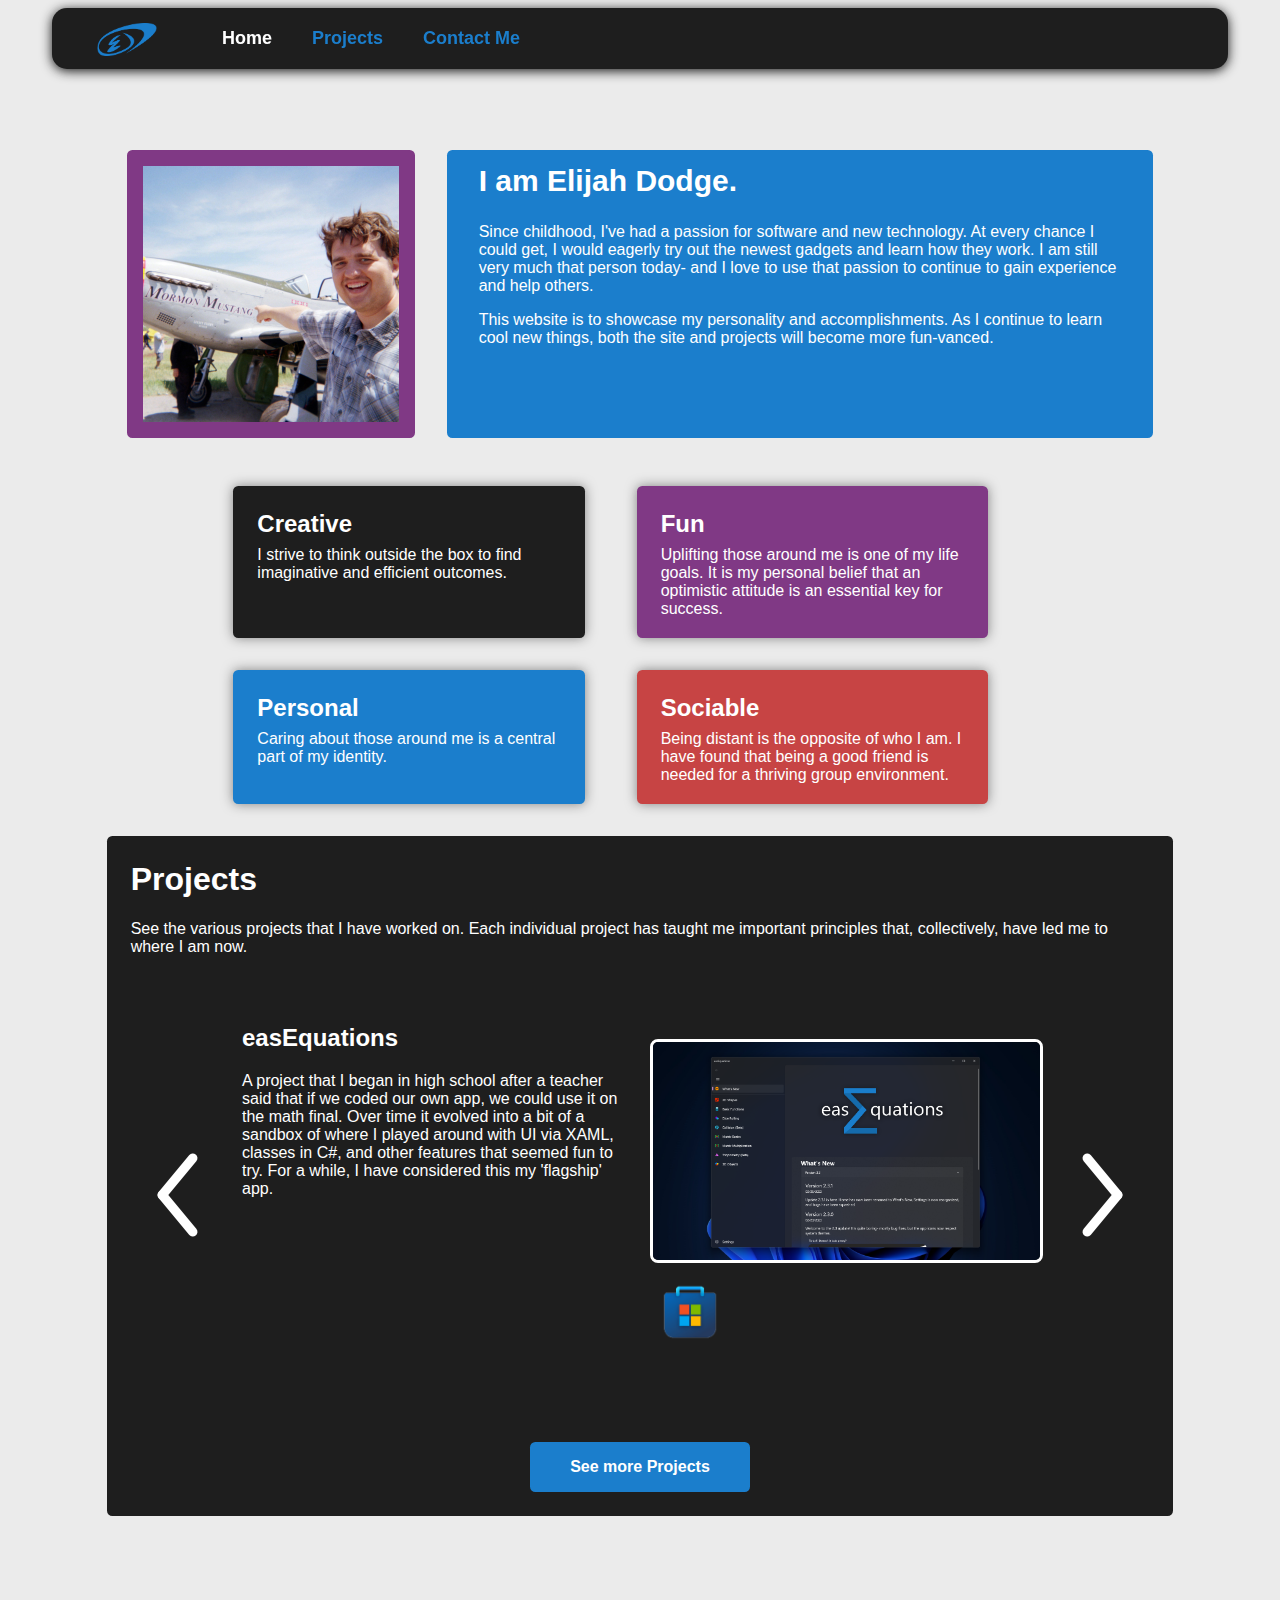
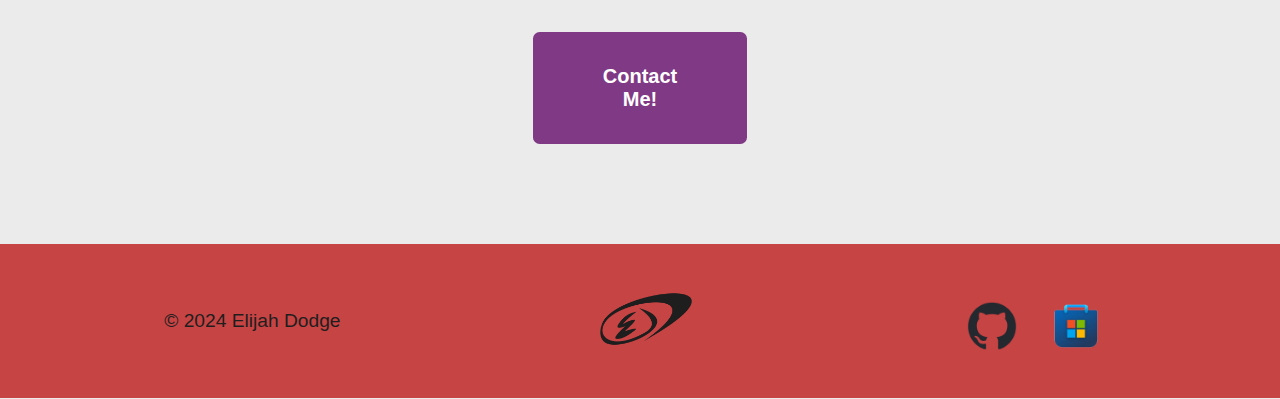
<file: index.html>
<!DOCTYPE html>
<html lang="en">
<head>
    <meta charset="UTF-8">
    <meta http-equiv="X-UA-Compatible" content="IE=edge">
    <meta name="viewport" content="width=device-width, initial-scale=1.0">
    <link type="text/css" rel="stylesheet" href="styles/style.css" >
    <link type="text/css" rel="stylesheet" href="styles/pop-up_style.css" >
    <link type="text/css" rel="stylesheet" href="styles/small_screens_style.css" >
    <link type="text/css" rel="stylesheet" href="styles/nav_footer_styles.css" >
    <title>Elijah Dodge</title>
    <link rel="shortcut icon" type="image/x-icon" href="images/icons/face_icon.png">
</head>

<body>
  <div id="content">
    <header class="sticky">
        <a id="logo_link" href="index.html">
            <img class="logo" src="images/signatures/sign_blue.png" alt="site logo">
        </a>
        <div class="topnav" id="myTopnav">
            <a href="index.html" class="home-link" id="navbar-current">
              <span class="navbar-text">Home</span>
            </a>
            <a href="projects/index.html">
              <img class="navbar-icon" src="images/topnav-icons/projects.png" alt="Projects" >
              <span class="navbar-text">Projects</span>
            </a>
            <a href="contact/index.html">
              <img class="navbar-icon" src="images/topnav-icons/contact.png" alt="Contact Me" >
              <span class="navbar-text">Contact Me</span>
            </a>        
        </div>
    </header>

    <main class="main-content">

      <div id="modalContainer">
        <div id="modalContent">
            <span class="closeBtn">&times;</span>
            <h1>WDD 130-02 Final Report</h1>
            <p>Here's my final report PDF:</p>
            <embed id="pdf-view" src="files/Dodge-Final-Report.pdf">
        </div>
    </div>

      <div class="welcome-card">
        <div class="welcome-card-content">
            <img id="elijah-random" class="welcome-card-photo" src="" alt="most recent good photo of me">
            <script src="scripts/random_elijah_home.js"></script>
            <section class="welcome-card-text">
                <h2>I am Elijah Dodge.</h2>
                <p>Since childhood, I've had a passion for software and new technology. At every chance I could get, 
                  I would eagerly try out the newest gadgets and learn how they work. I am still very much that person 
                  today- and I love to use that passion to continue to gain experience and help others.
                </p>
                <p>This website is to showcase my personality and accomplishments. As I continue to learn cool new things, 
                  both the site and projects will become more fun-vanced.
                 
                </p>
                </section>
        </div>
      </div>

      <div class="introduction-cards">
        <section class="intro-card-text" id="creative">
          <h2>Creative</h2>
          <p>I strive to think outside the box to find imaginative and efficient outcomes.</p>
        </section>
        <section class="intro-card-text" id="fun">
          <h2>Fun</h2>
          <p>Uplifting those around me is one of my life goals. It is my personal belief 
            that an optimistic attitude is an essential key for success.</p>
        </section>
        <section class="intro-card-text" id="personal">
          <h2>Personal</h2>
          <p>Caring about those around me is a central part of my identity.</p>
        </section>
        <section class="intro-card-text" id="sociable">
          <h2>Sociable</h2>
          <p>Being distant is the opposite of who I am. I have found that being a good 
            friend is needed for a thriving group environment.</p>
        </section>
      </div>
    
      <div class="projects-card">
        <div>
          <h1>Projects</h1>
          <p>See the various projects that I have worked on. Each individual project has 
            taught me important principles that, collectively, have led me to where I am now.
          </p>
          <section>
            <button class="project-button" id="prevButton"><img src="images/left-arrow.png" alt="see previous (button)"></button>
            <iframe id="projectsFrame" src="projects/project-cards/project2.html"></iframe>
            <button class="project-button" id="nextButton"><img src="images/right-arrow.png" alt="see next (button)"></button>
            <script src="scripts/project_frame.js"></script>
          </section>
          
          <div class="gtp">
              <a class="go-to-projects" href="projects/index.html">See more Projects</a>
            </div>
        </div>
      </div>     
    
      <div class="cm-butt-box">
        <a class="contact-me-home" href="contact/index.html">Contact Me!</a>
      </div>

      <!--<button id="openModalBtn">Open Final Report</button>-->

    </main>

    <div id="footer"></div>

  </div>
</body>

<script src="scripts/loadFooter.js"></script>

</html>
</file>
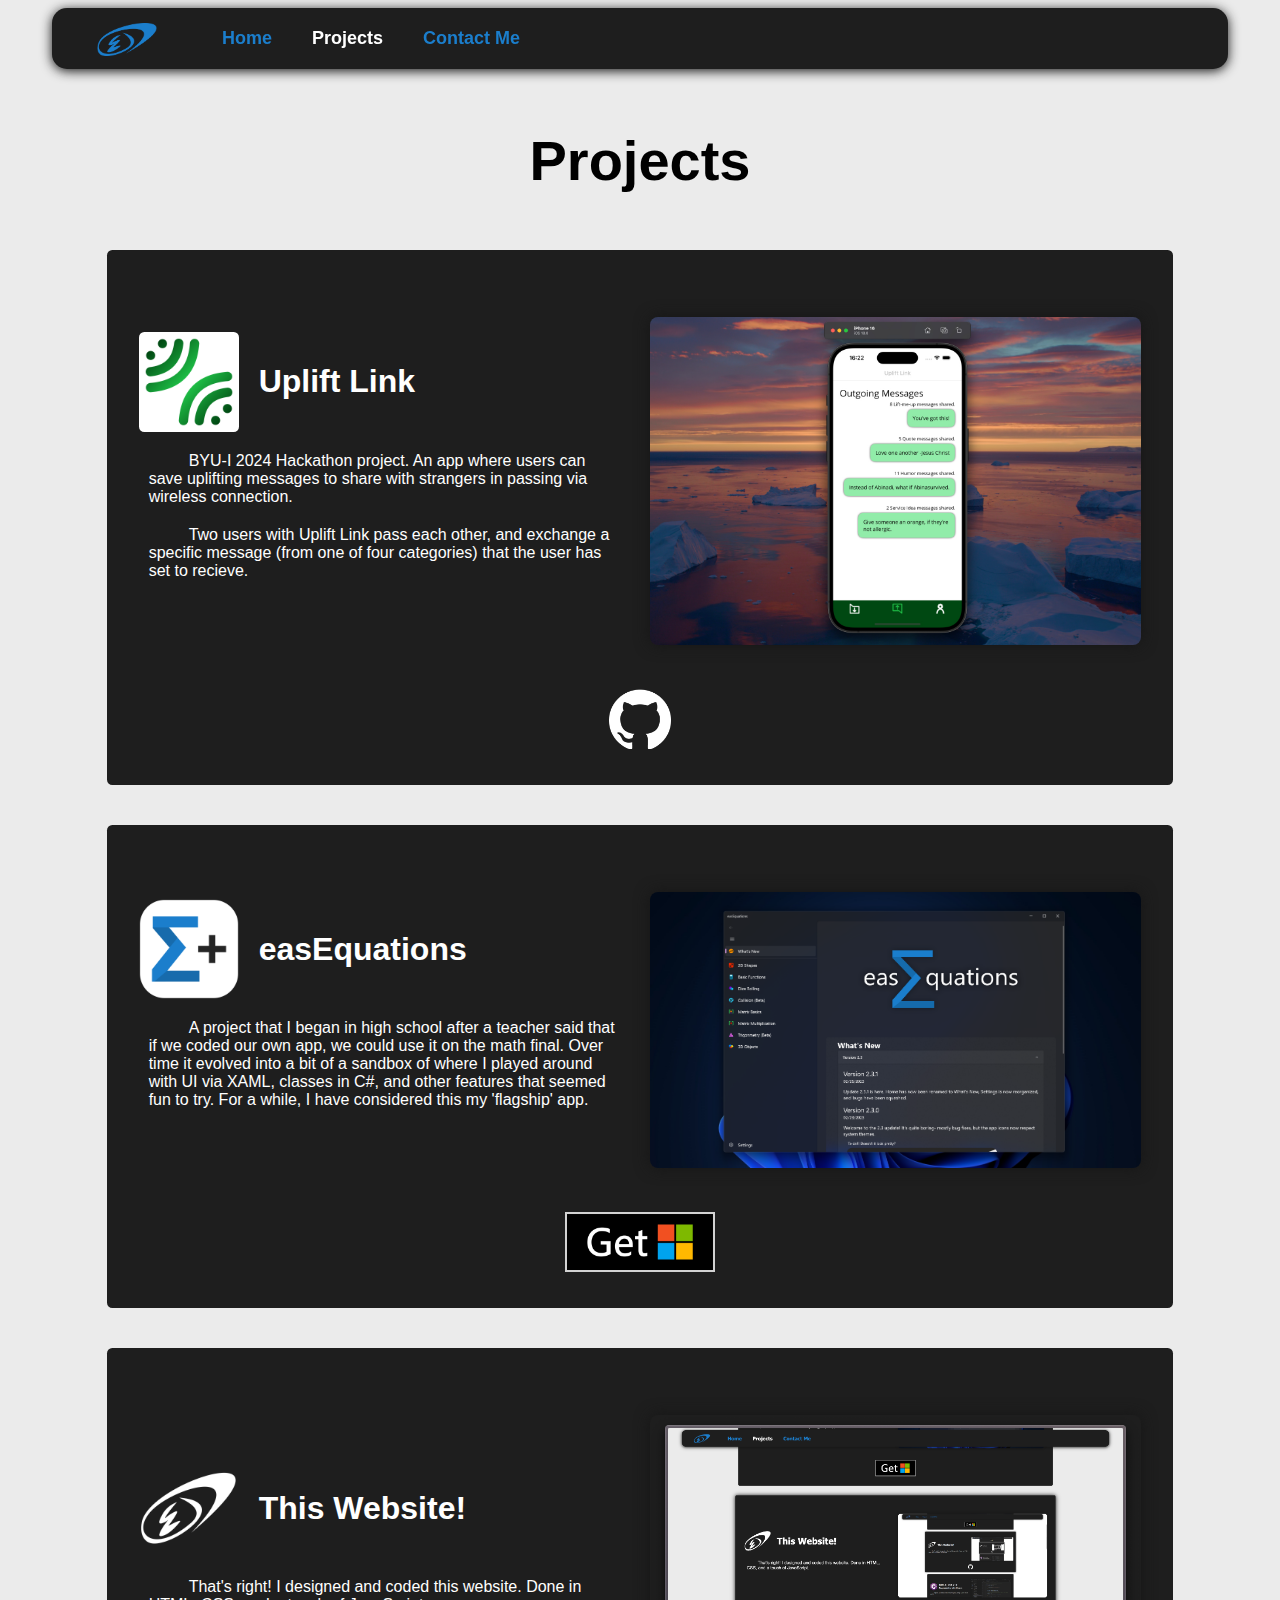
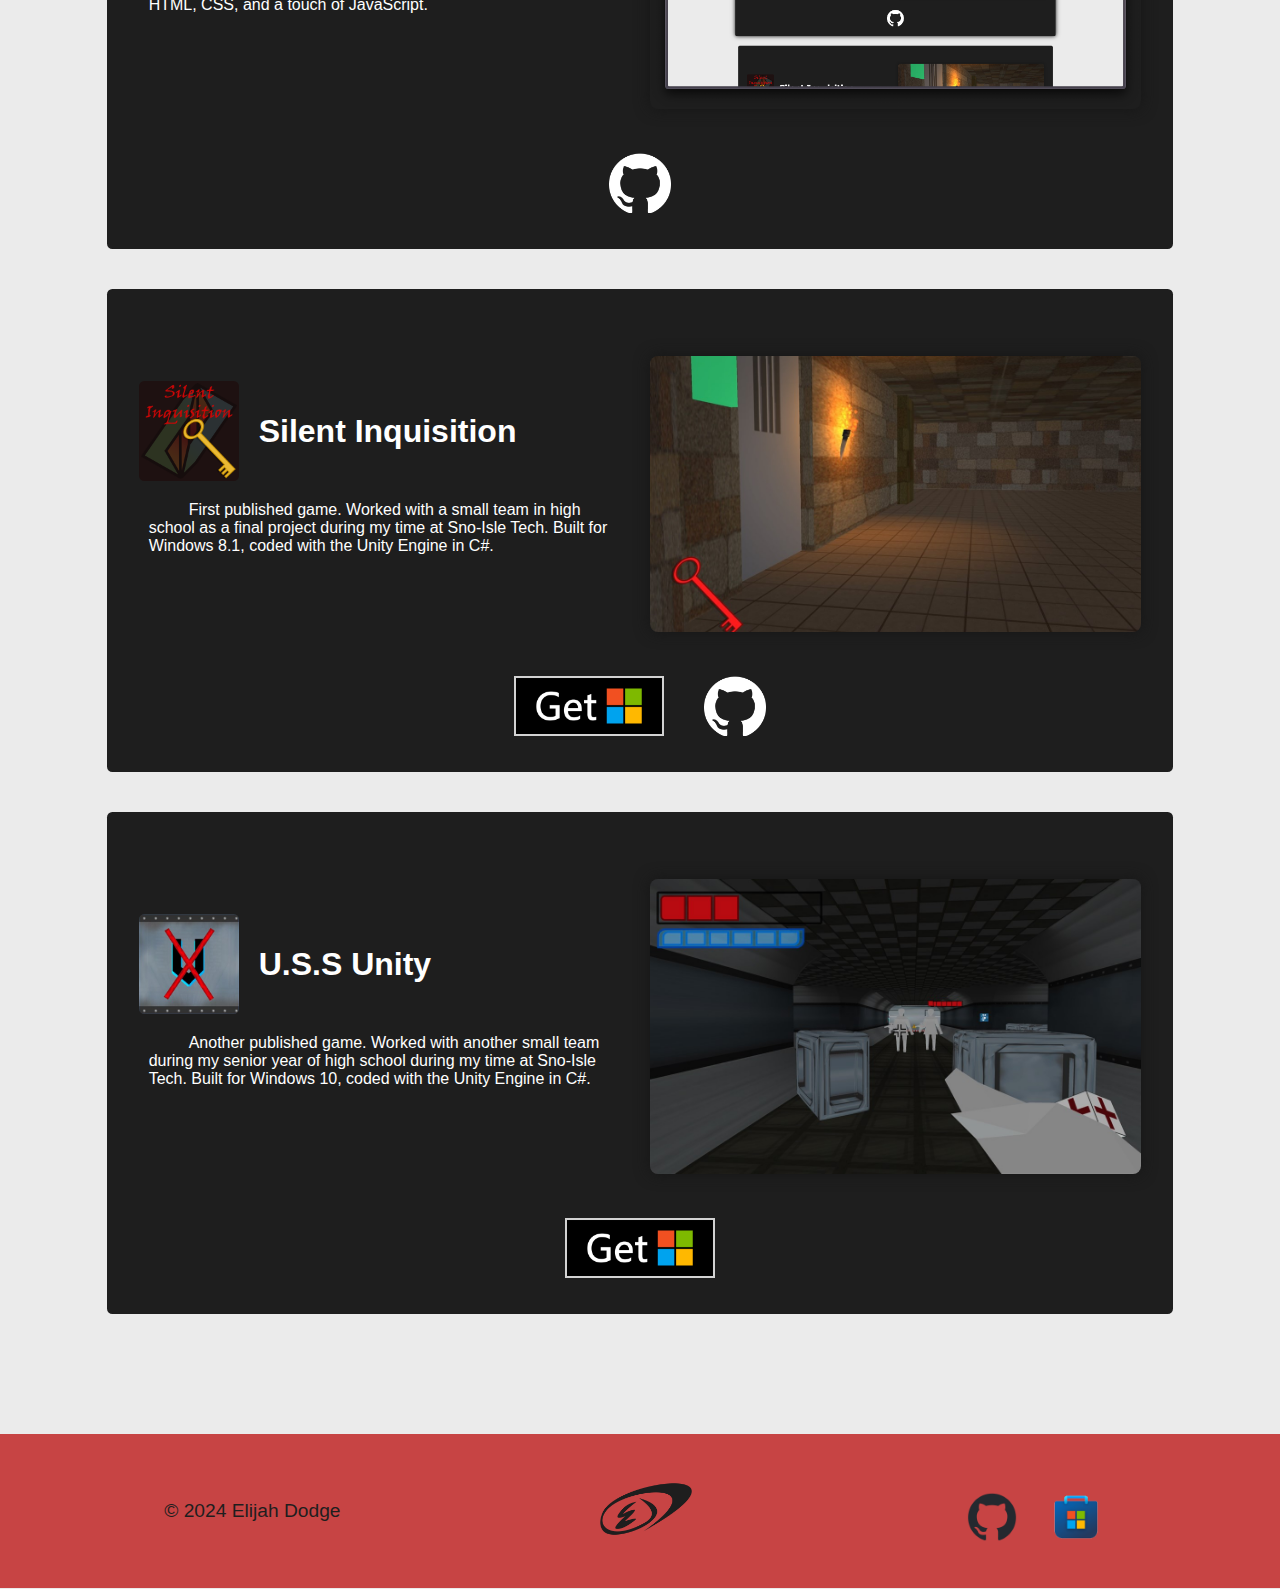
<file: projects/index.html>
<!DOCTYPE html>
<html lang="en">
<head>
    <meta charset="UTF-8">
    <meta http-equiv="X-UA-Compatible" content="IE=edge">
    <meta name="viewport" content="width=device-width, initial-scale=1.0">
    <link type="text/css" rel="stylesheet" href="../styles/style.css" >
    <link type="text/css" rel="stylesheet" href="styles/proj-small_screens.css" >
    <link type="text/css" rel="stylesheet" href="../styles/nav_footer_styles.css" >
    <link type="text/css" rel="stylesheet" href="styles/proj-style.css" >
    <title>Projects | Elijah Dodge</title>
    <link rel="shortcut icon" type="image/x-icon" href="../images/icons/face_icon.png">
</head>

<body>
  <div id="content">
    <header id="headernav" class="sticky">
        <a id="logo_link" href="../index.html">
            <img class="logo" src="../images/signatures/sign_blue.png" alt="site logo">
        </a>
        <div class="topnav" id="myTopnav">
            <a href="../index.html" class="home-link">
              <span class="navbar-text">Home</span>
            </a>
            <a href="../projects/index.html" id="navbar-current">
              <img class="navbar-icon" src="../images/topnav-icons/projects-cur.png" alt="projects">
              <span class="navbar-text">Projects</span>
            </a>
            <a href="../contact/index.html">
              <img class="navbar-icon" src="../images/topnav-icons/contact.png" alt="contact me">
              <span class="navbar-text">Contact Me</span>
            </a>      
        </div>
    </header>

    <main class="main-content">

        <div class="projects-title">
            <h1>Projects</h1>
        </div>

        <div class="project-card-individual">
            <div class="card-content">
                <div class="text-left">
                    <div class="title">
                        <img src="images/upliftLink/uplift-Link-logo.png" alt="Uplift Link logo" >
                        <h1 id="eEq-title">Uplift Link</h1>                
                    </div>
                    <p>BYU-I 2024 Hackathon project. An app where users can save uplifting 
                        messages to share with strangers in passing via wireless connection.
                    </p>      
                    <p>Two users with Uplift Link pass each other, and exchange a specific 
                        message (from one of four categories) that the user has set to recieve.
                    </p>      
                </div>
    
                <div class="content-right">
                    <img class="project-screenshot" src="images/upliftLink/screenshot_UL.jpg" alt="screenshot of Uplift Link running on an iOS emulator">
                </div>
            </div>            

            <div class="project-links">
                <!--<a href="https://" target="_blank">
                    <img src="images/English_get.png" alt="microsoft store logo">
                </a>-->
                <a href="https://github.com/EJ6612/UpliftLink" target="_blank">
                    <img src="images/github-mark-white.png" alt="github logo">
                </a>
            </div>            
        </div>

        <div class="project-card-individual">
            <div class="card-content">
                <div class="text-left">
                    <div class="title">
                        <img src="images/easEquations/eEq_bold_squircle.png" alt="easEquations logo" >
                        <h1 id="eEq-title">easEquations</h1>                
                    </div>
                    <p>A project that I began in high school after a teacher said that if 
                    we coded our own app, we could use it on the math final. Over time
                    it evolved into a bit of a sandbox of where I played around with UI 
                    via XAML, classes in C#, and other features that seemed fun to try.
                    For a while, I have considered this my 'flagship' app.
                    </p>            
                </div>
    
                <div class="content-right">
                    <img class="project-screenshot" src="images/easEquations/ss1_2.3.1.png" alt="screenshot of easEquations on Windows 11">
                </div>
            </div>            

            <div class="project-links">
                <a href="https://apps.microsoft.com/store/detail/9PL68PBZLGR5?launch=true&mode=full" target="_blank">
                    <img src="images/English_get.png" alt="microsoft store logo">
                </a>
                <!--<a href="https://github.com/EJ6612/eEq-Windows" target="_blank">
                    <img src="images/github-mark.png" alt="github logo">
                </a>-->
            </div>            
        </div>

        <div class="project-card-individual" >
            <div class="card-content">
                <div class="text-left">
                    <div class="title">  
                        <img src="../images/signatures/sign_white-1080.png" alt="logo for this site, which is my initials (but fancy!)" >
                        <h1>This Website!</h1>
                    </div>
                    <p>That's right! I designed and coded this website. Done in HTML, CSS, and a touch of JavaScript.</p>
                </div>

                <div class="content-right">
                    <img class="project-screenshot" src="images/wdd130byui/aboutme-ss.png" alt="screenshot in progress">
                </div>
            </div>

            <div class="project-links">
                <a href="https://github.com/EJ6612/aboutme" target="_blank">
                    <img src="images/github-mark-white.png" alt="github logo">
                </a>
            </div>
        </div>

        <div class="project-card-individual" >
            <div class="card-content">
                <div class="text-left">
                    <div class="title">     
                        <img src="images/silentinq/300tile.png" alt="silent inquisition logo" >
                        <h1 id="si-title">Silent Inquisition</h1>
                    </div>
                    <p>First published game. Worked with a small team in high school as a final project during my time at Sno-Isle Tech. Built for Windows 8.1,
                        coded with the Unity Engine in C#.
                    </p>
                </div>

                <div class="content-right">
                    <img class="project-screenshot" src="images/silentinq/screenshot.jpeg" alt="screenshot of gameplay">
                </div>
            </div>

            <div class="project-links">
                <a href="https://apps.microsoft.com/store/detail/silent-inquisition/9P9GT070GNZX?hl=en-us&gl=us" target="_blank">
                    <img src="images/English_get.png" alt="microsoft store logo">
                </a>
                <a href="https://github.com/EJ6612/silentinquisition" target="_blank">
                    <img src="images/github-mark-white.png" alt="github logo">
                </a>
            </div>
        </div>

        <div class="project-card-individual" >
            <div class="card-content">
                <div class="text-left">
                    <div class="title">     
                        <img src="images/ussunity/unityicon.jpeg" alt="logo" >
                        <h1>U.S.S Unity</h1>
                    </div>
                    <p>Another published game. Worked with another small team during my senior year of high school during my time at Sno-Isle Tech. Built for Windows 10,
                        coded with the Unity Engine in C#.
                    </p>
                </div>

                <div class="content-right">
                    <img class="project-screenshot" src="images/ussunity/screenshot-shootergame.jpeg" alt="screenshot">
                </div>
            </div>

            <div class="project-links">
                <a href="https://www.microsoft.com/en-us/p/uss-unity/9PMNP0D0LDJZ?rtc=1&activetab=pivot:overviewtab" target="_blank">
                    <img src="images/English_get.png" alt="ms store logo">
                </a>
            </div>
        </div>

        <!--
        <div class="project-card-individual" >
            <img width="100px" id="project-logo" src="#" alt="logo" >
            <h1>Project</h1>
            <p>Description of project</p>
            <img width="500px" id="project-screenshot" src="#" alt="screenshot">
            <div class="project-links">
            <a href="#" target="_blank">
                <img width="50px" src="#" alt="ms store logo">
            </a>
            <a href="#" target="_blank">
                <img width="50px" src="#" alt="github logo">
            </a>
            </div>
        </div>
        -->
      

    </main>

    <div id="footer"></div>

  </div>
</body>

<script src="../scripts/loadFooter.js"></script>

</html>
</file>
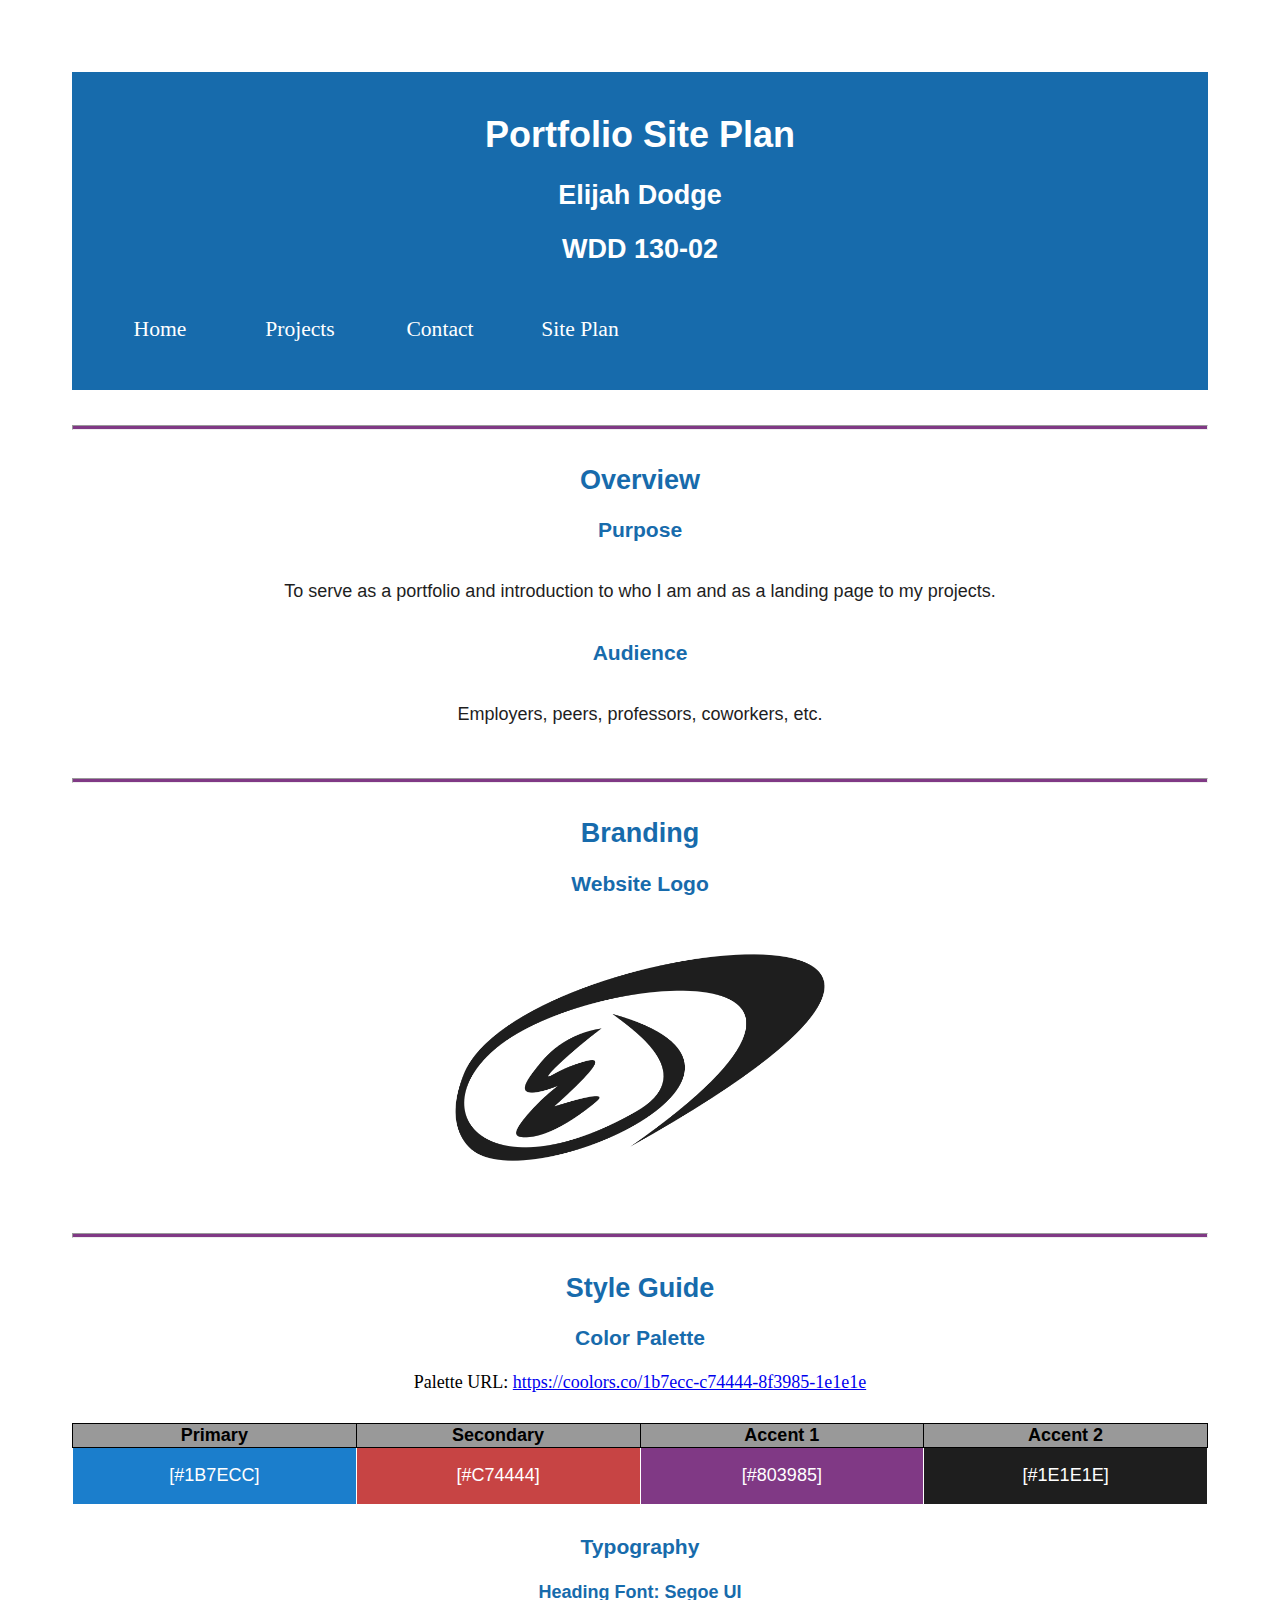
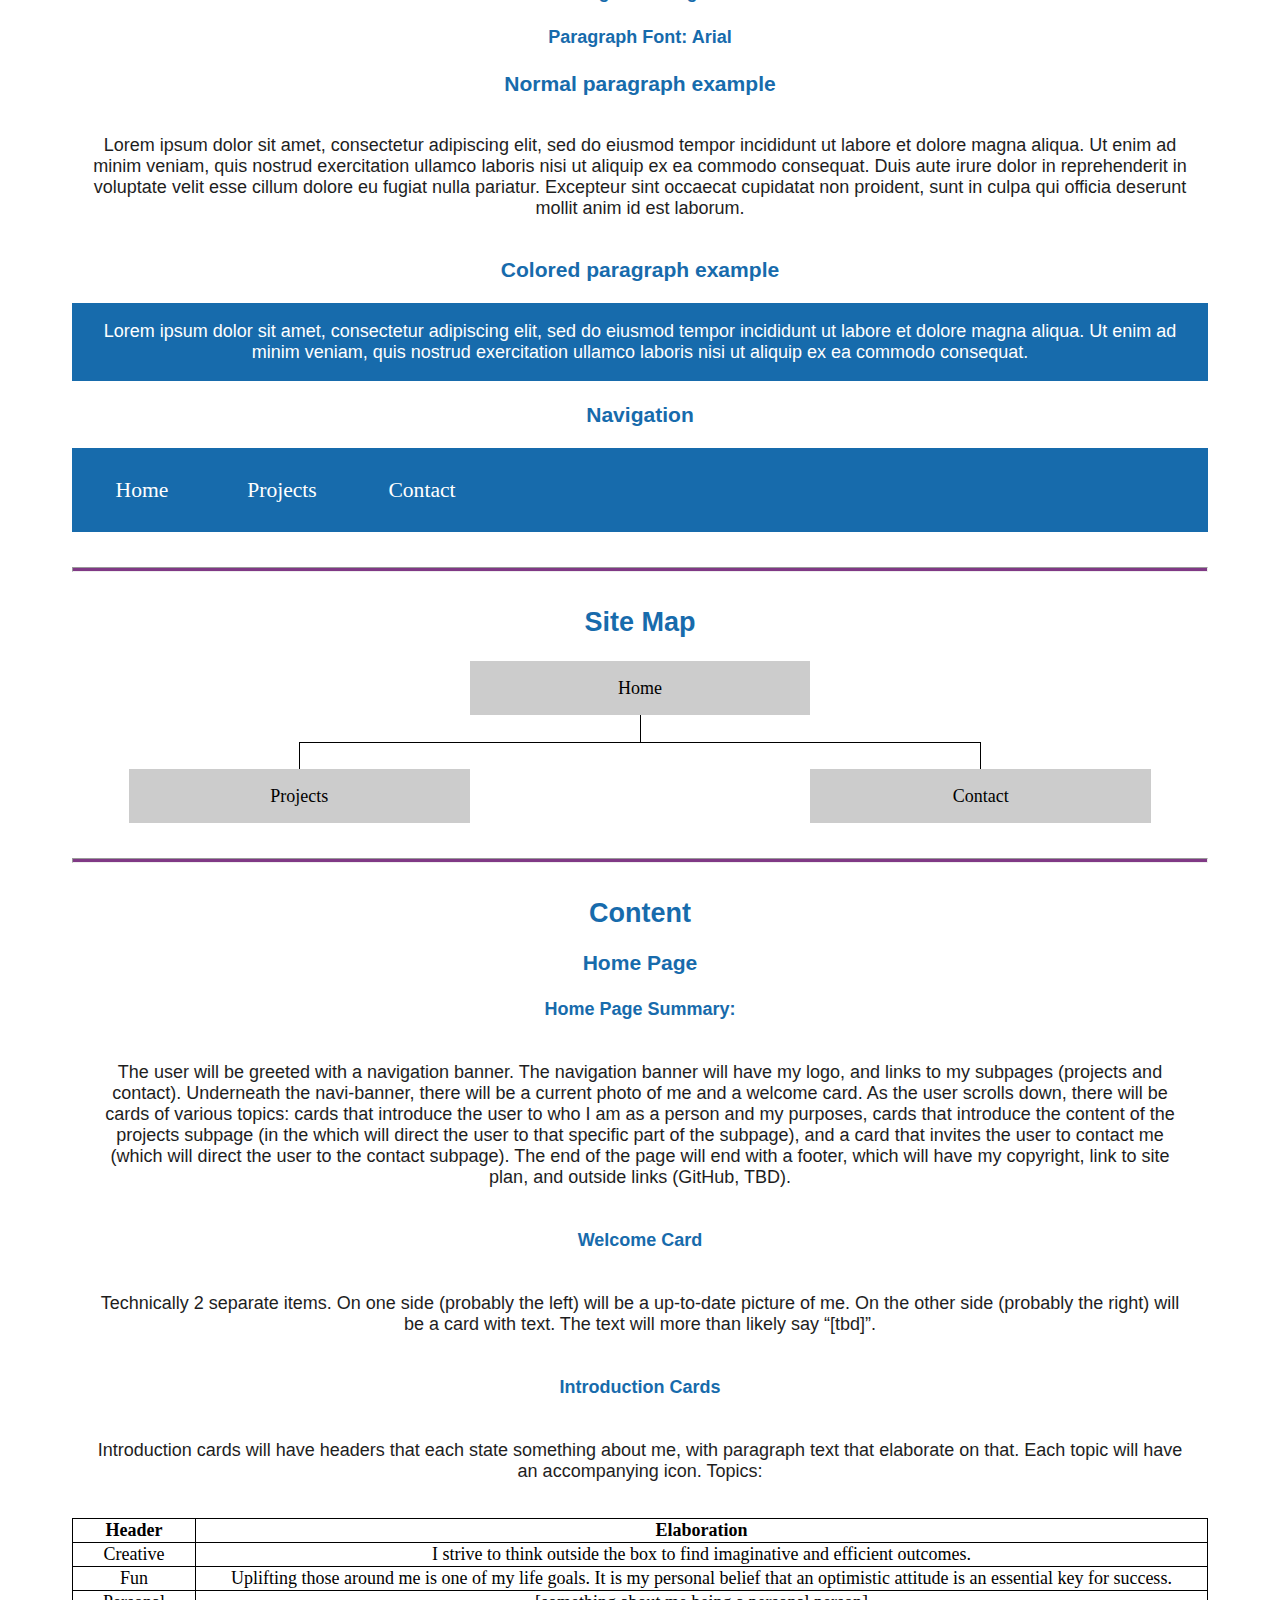
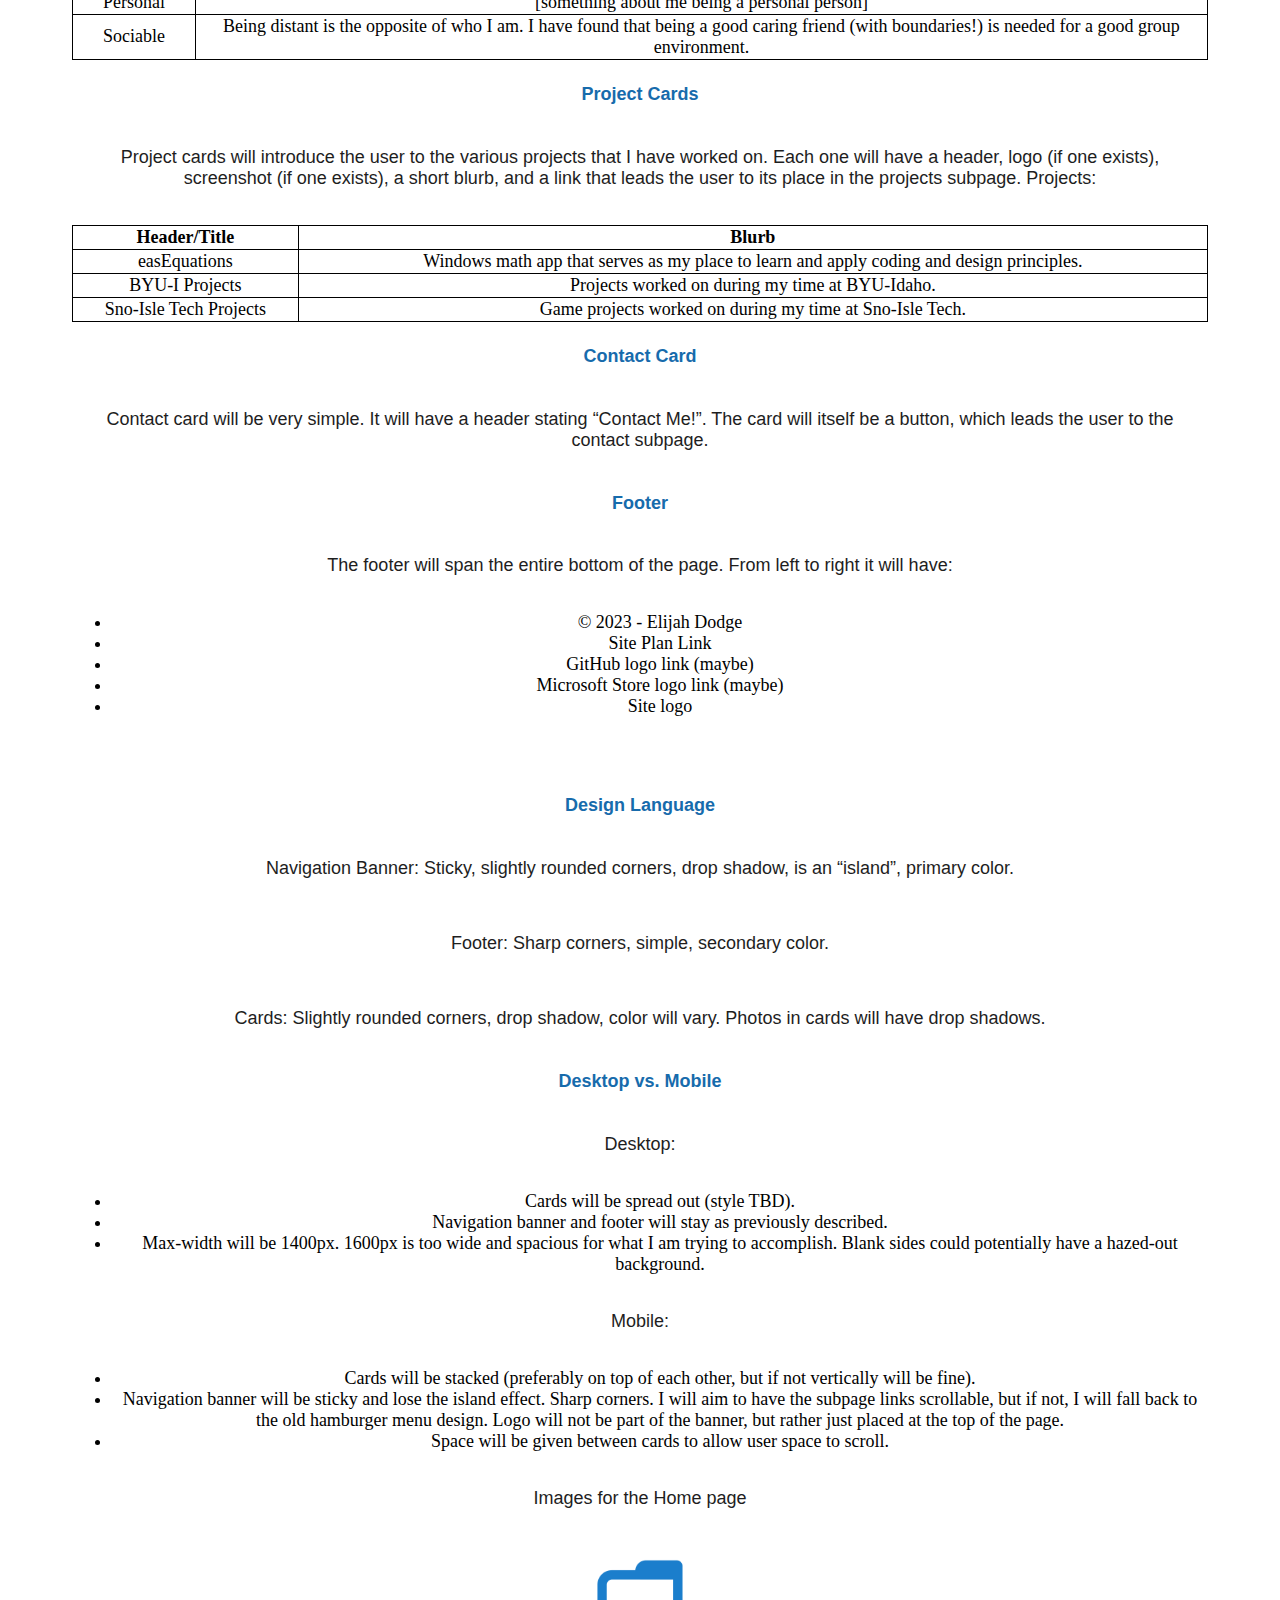
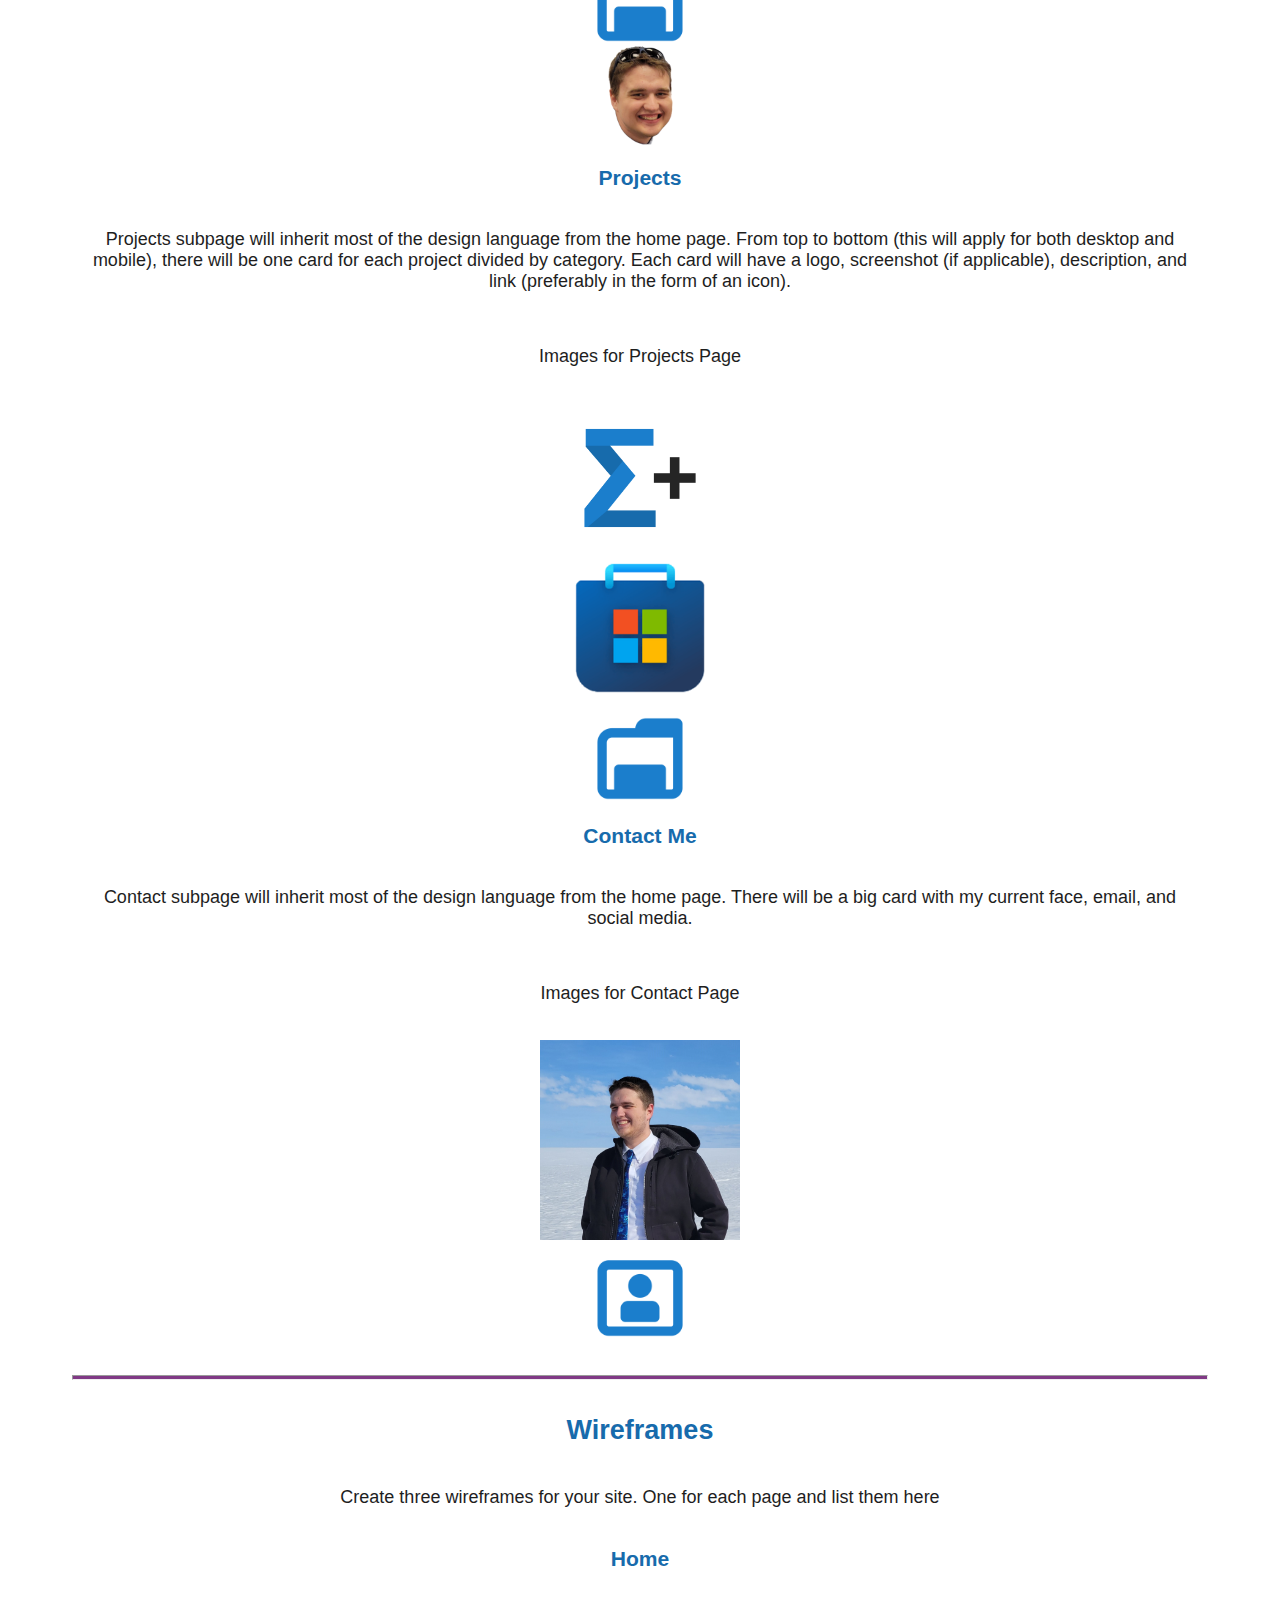
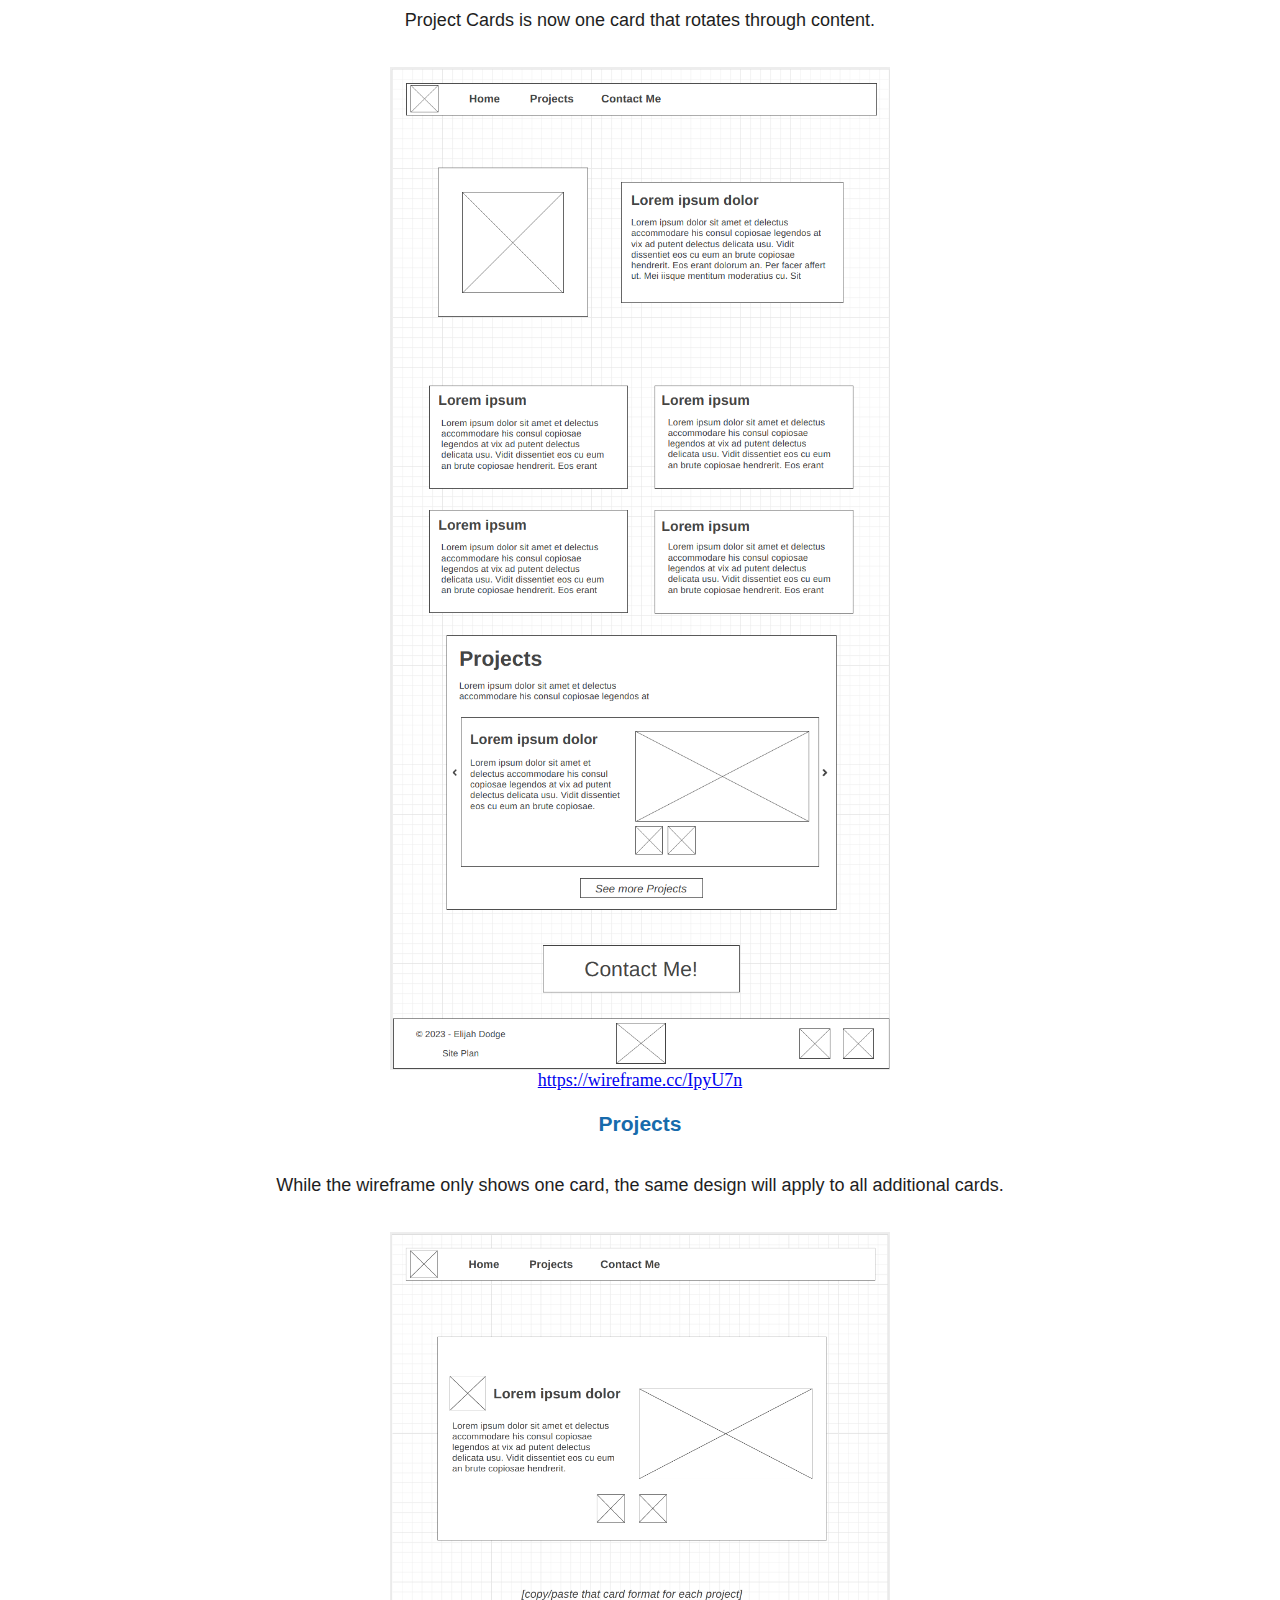
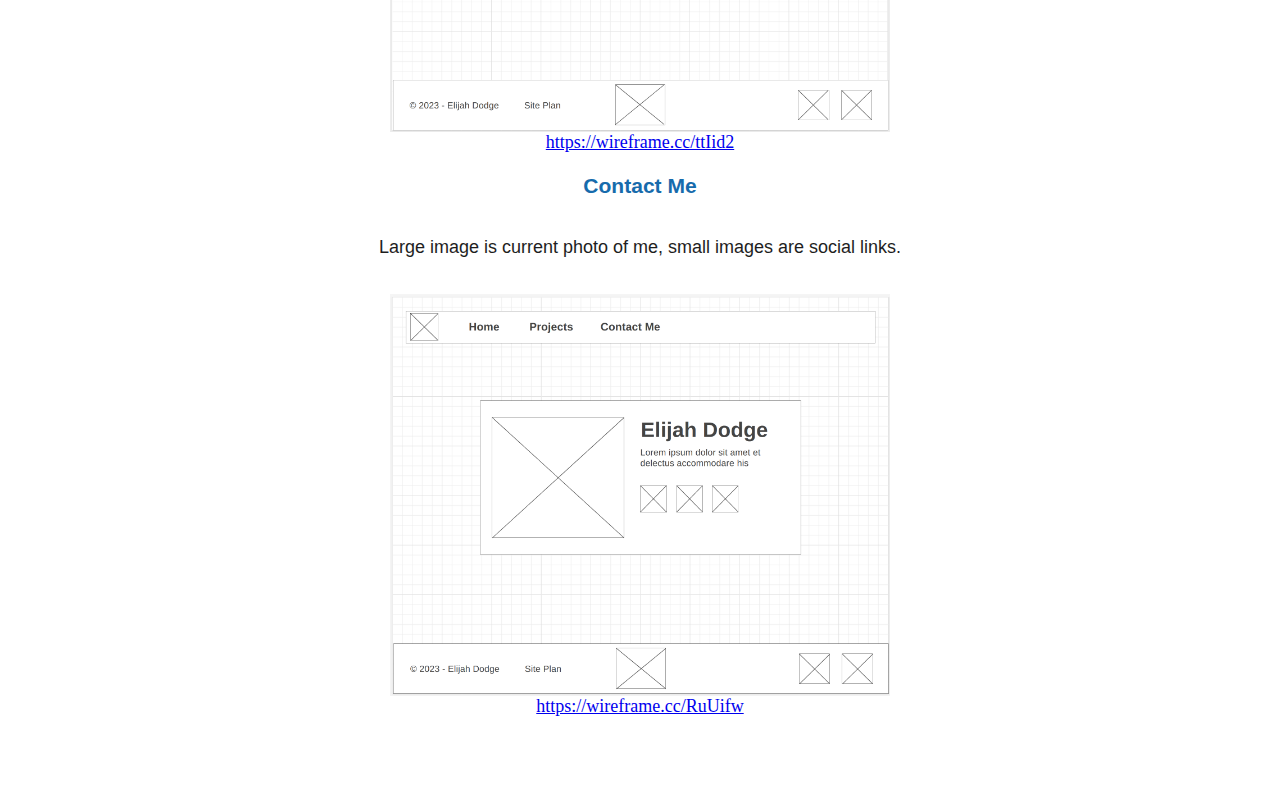
<file: siteplan/index.html>
<!DOCTYPE html>
<html lang="en-us">
    
  <head>
    <meta charset="utf-8">
    <title>EJD Site Plan</title>
    <link type="text/css" rel="stylesheet" href="styles/site-plan.css">
    <link rel="shortcut icon" type="image/x-icon" href="../images/icons/face_icon.ico">
  </head>

  <body>
    <header>
      <h1>Portfolio Site Plan</h1>
      <h2>Elijah Dodge</h2>
      <h2>WDD 130-02</h2>
      <nav>
        <a href="../index.html">Home</a>
        <a href="../projects/index.html">Projects</a>
        <a href="../contact/index.html">Contact</a>
        <a href="../siteplan/index.html">Site Plan</a>
      </nav>
      <!-- In the header above, add the name or your site, your name and class number. For example if you are in section 3 you would put WDD 130.03 -->
    </header>
    <main>

      <!-- ------------------------Steps 2-3------------------------------ -->
      <hr>
      <h2>Overview</h2>
      <h3>Purpose</h3>
      <p>To serve as a portfolio and introduction to who I am and as a landing page to my projects.</p>  <!-- change this -->


      <h3>Audience</h3>
      <p>Employers, peers, professors, coworkers, etc.</p>  <!-- change this -->

      <hr>
      <h2>Branding</h2>
      <h3>Website Logo</h3>
      <!-- Replace this with some sort of logo for your site.  A logo can be as simple as the name of your site in a nice font :) -->
      <div>
        <img id="signlogo" src="../images/signatures/sign_blue.png" alt="EJD Signature" width="500">
        <script src="../scripts/random_logo.js"></script>
      </div>

      <hr>
      <h2>
        Style Guide
      </h2>

      <!-- ------------------------Steps 4-8------------------------------ -->

      <h3>
        Color Palette
      </h3>
      <!--  The colors you choose for a website are one of the most important decisions you will make. Follow the instructions on the activity in iLearn then return and replace the color codes below with the hex color codes (the 6 digit numbers that show at the bottom of each color) for the colors you have chosen below.  You should have at least 2 colors but do not have to fill in all 4 if you do not need them.  -->

      <!-- Copy and paste the URL to your finished palette below Make sure to paste it into both spots -->
      Palette URL: <a href="https://coolors.co/1b7ecc-c74444-8f3985-1e1e1e" target="_blank">https://coolors.co/1b7ecc-c74444-8f3985-1e1e1e</a>


      <table class="colors">
        <tr><th>Primary</th><th>Secondary</th><th>Accent 1</th><th>Accent 2</th></tr>
        <!-- Replace the numbers in the boxes below with your hex color codes. Then switch to the site-plan.css file and change your colors there as well. -->
        <tr><td class="primary">[#1B7ECC]</td><td class="secondary">[#C74444]</td><td class="accent1">[#803985]</td><td class="accent2">[#1E1E1E]</td></tr>
      </table>

      <!-- ------------------------Step 9------------------------------ -->

      <h3>
        Typography
      </h3>
      <!-- Choose a font for your paragraphs (body copy) and headlines. What font(s) have you chosen? Why did you choose what you did?  Make sure to review the list of web safe fonts at W3Schools.org as a starting point.  Think also about which of your colors above you might use for background and font colors. -->

      <h4>
        Heading Font: Segoe UI  <!-- change this -->
      </h4>
      <h4>
        Paragraph Font: Arial  <!-- change this -->
      </h4>
      <h3>
        Normal paragraph example
      </h3>
      <p>
        Lorem ipsum dolor sit amet, consectetur adipiscing elit, sed do eiusmod tempor incididunt ut labore et dolore magna aliqua. Ut enim ad minim veniam, quis nostrud exercitation ullamco laboris nisi ut aliquip ex ea commodo consequat. Duis aute irure dolor in reprehenderit in voluptate velit esse cillum dolore eu fugiat nulla pariatur. Excepteur sint occaecat cupidatat non proident, sunt in culpa qui officia deserunt mollit anim id est laborum.
      </p>
      <h3>
        Colored paragraph example
      </h3>
      <p class="colored">
        Lorem ipsum dolor sit amet, consectetur adipiscing elit, sed do eiusmod tempor incididunt ut labore et dolore magna aliqua. Ut enim ad minim veniam, quis nostrud exercitation ullamco laboris nisi ut aliquip ex ea commodo consequat. 
      </p>

      <!-- ------------------------Step 10------------------------------ -->

      <h3>
        Navigation
      </h3>
      <!-- Think about how you want your navigation bar to look. In the site-plan.css file change the colors to your colors to get the look you desire. --> 
      <nav>
        <a href="#">Home</a>
        <a href="#">Projects</a>
        <a href="#">Contact</a>
      </nav>
      <hr>
      <h2>
        Site Map
      </h2>
      <div class="sitemap">
        <div class="sm-home">
          Home
        </div>
        <div class="sm-page2">
          Projects <!-- change this -->
        </div>
        <div class="sm-page3">
          Contact  <!-- change this -->
        </div>

        <div class="top">
          &nbsp;
        </div>
        <div class="left">
          &nbsp;
        </div>
        <div class="right">
          &nbsp;
        </div>

      </div>

      <!-- --------Content Section -------------- -->
      <hr>
      <h2>
        Content
      </h2>
      <h3>Home Page</h3>
      <h4>Home Page Summary:</h4>
      <p>
        The user will be greeted with a navigation banner. The navigation banner will have my logo, and links to my subpages 
        (projects and contact). Underneath the navi-banner, there will be a current photo of me and a welcome card. As the user 
        scrolls down, there will be cards of various topics: cards that introduce the user to who I am as a person and my purposes, 
        cards that introduce the content of the projects subpage (in the which will direct the user to that specific part of the 
        subpage), and a card that invites the user to contact me (which will direct the user to the contact subpage). The end of the 
        page will end with a footer, which will have my copyright, link to site plan, and outside links (GitHub, TBD). 
      </p>

      <h4>Welcome Card</h4>
      <p>
        Technically 2 separate items. On one side (probably the left) will be a up-to-date picture of me. On the other side (probably 
        the right) will be a card with text. The text will more than likely say “[tbd]”.
      </p>

      <h4>Introduction Cards</h4>
      <p>
        Introduction cards will have headers that each state something about me, with paragraph text that elaborate on that. Each topic 
        will have an accompanying icon. Topics: 
      </p>

      <table>
        <tr>
          <th>Header</th>
          <th>Elaboration</th>
        </tr>
        <tr>
          <td>Creative</td>
          <td>I strive to think outside the box to find imaginative and efficient outcomes.</td>
        </tr>
        <tr>
          <td>Fun</td>
          <td>Uplifting those around me is one of my life goals. It is my personal belief 
            that an optimistic attitude is an essential key for success.</td>
        </tr>
        <tr>
          <td>Personal</td>
          <td>[something about me being a personal person]</td>
        </tr>
        <tr>
          <td>Sociable</td>
          <td>Being distant is the opposite of who I am. I have found that being a good 
            caring friend (with boundaries!) is needed for a good group environment.</td>
        </tr>
      </table>

      <h4>Project Cards</h4>
      <p>
        Project cards will introduce the user to the various projects that I have worked on. Each one will have a header, logo (if one 
        exists), screenshot (if one exists), a short blurb, and a link that leads the user to its place in the projects subpage. Projects: 
      </p>
      
      <table>
        <tr>
          <th>Header/Title</th>
          <th>Blurb</th>
        </tr>
        <tr>
          <td>easEquations</td>
          <td>Windows math app that serves as my place to learn and apply coding and design principles.</td>
        </tr>
        <tr>
          <td>BYU-I Projects</td>
          <td>Projects worked on during my time at BYU-Idaho.</td>
        </tr>
        <tr>
          <td>Sno-Isle Tech Projects</td>
          <td>Game projects worked on during my time at Sno-Isle Tech.</td>
        </tr>
      </table>      

      <h4>Contact Card</h4>
      <p>
        Contact card will be very simple. It will have a header stating “Contact Me!”. The card will itself be a button, which leads the 
        user to the contact subpage. 
      </p>

      <h4>Footer</h4>
      <p>
        The footer will span the entire bottom of the page. From left to right it will have: 
        <ul>
          <li>© 2023 - Elijah Dodge</li>
          <li>Site Plan Link</li>
          <li>GitHub logo link (maybe)</li>
          <li>Microsoft Store logo link (maybe)</li>
          <li>Site logo</li>
        </ul>        
      </p>

      <h4>Design Language</h4>
      <p>Navigation Banner: Sticky, slightly rounded corners, drop shadow, is an “island”, primary color.</p>
      <p>Footer: Sharp corners, simple, secondary color.</p>
      <p>Cards: Slightly rounded corners, drop shadow, color will vary. Photos in cards will have drop shadows.</p>

      <h4>Desktop vs. Mobile</h4>
      <p>Desktop:</p>
      <ul>
        <li>Cards will be spread out (style TBD).</li>
        <li>Navigation banner and footer will stay as previously described.</li>
        <li>Max-width will be 1400px. 1600px is too wide and spacious for what I am trying to accomplish. Blank sides could potentially 
          have a hazed-out background.</li>
      </ul>
      <p>Mobile:</p>
      <ul>
        <li>Cards will be stacked (preferably on top of each other, but if not vertically will be fine).</li>
        <li>Navigation banner will be sticky and lose the island effect. Sharp corners. I will aim to have the subpage links scrollable, but 
          if not, I will fall back to the old hamburger menu design. Logo will not be part of the banner, but rather just placed at the top of 
          the page.</li>
        <li>Space will be given between cards to allow user space to scroll. </li>
      </ul>

      <p>Images for the Home page</p>
        <img width="100px" src="../images/topnav-icons/projects.png" alt="projects symbol">
        <img width="100px" src="../images/icons/face_icon.png" alt="site icon">

      </ul>
      <h3>Projects</h3>
      <p>
        Projects subpage will inherit most of the design language from the home page. 
        From top to bottom (this will apply for both desktop and mobile), there will be one card 
        for each project divided by category. Each card will have a logo, screenshot (if applicable), 
        description, and link (preferably in the form of an icon).
      </p>
      <p>Images for Projects Page</p>
      <img width="150px" src="../projects/images/easEquations/eEq_bold_squircle.png" alt="easEquations logo">
      <img width="150px" src="../projects/images/Microsoft_Store_icon.png" alt="microsoft store logo, copyright Microsoft">
      <img width="100px" src="../images/topnav-icons/projects.png" alt="project symbol">
      </ul>
      <h3>Contact Me</h3>
      <p>
        Contact subpage will inherit most of the design language from the home page.
        There will be a big card with my current face, email, and social media. 
      </p>
      <p>Images for Contact Page</p>
        <img width="200px" src="../contact/images/elijah/2023-easter.jpg" alt="most current face">
        <img width="100px" src="../images/topnav-icons/contact.png" alt="contact symbol">
      </ul>
      <hr>
      <h2>
        Wireframes
      </h2>
      <p>
        Create three wireframes for your site. One for each page and list them here</p>

      <h3>Home</h3>
      <p>         
        Project Cards is now one card that rotates through content.
      </p>
      <img width="500px" src="images/homepage-wireframe.png" alt="home page wireframe">
      <a href="https://wireframe.cc/IpyU7n" target="_blank">https://wireframe.cc/IpyU7n</a>

      <h3>Projects</h3>
      <p>         
        While the wireframe only shows one card, the same design will apply to all additional cards.
      </p>
      <img width="500px" src="images/projects-wireframe.png" alt="projects wireframe">
      <a href="https://wireframe.cc/ttIid2" target="_blank">https://wireframe.cc/ttIid2</a>

      <h3>Contact Me</h3>
      <p>         
        Large image is current photo of me, small images are social links.
      </p>
      <img width="500px" src="images/contact-wireframe.png" alt="contact wireframe">
      <a href="https://wireframe.cc/RuUifw" target="_blank">https://wireframe.cc/RuUifw</a>
    </main>
  </body>

</html>
</file>
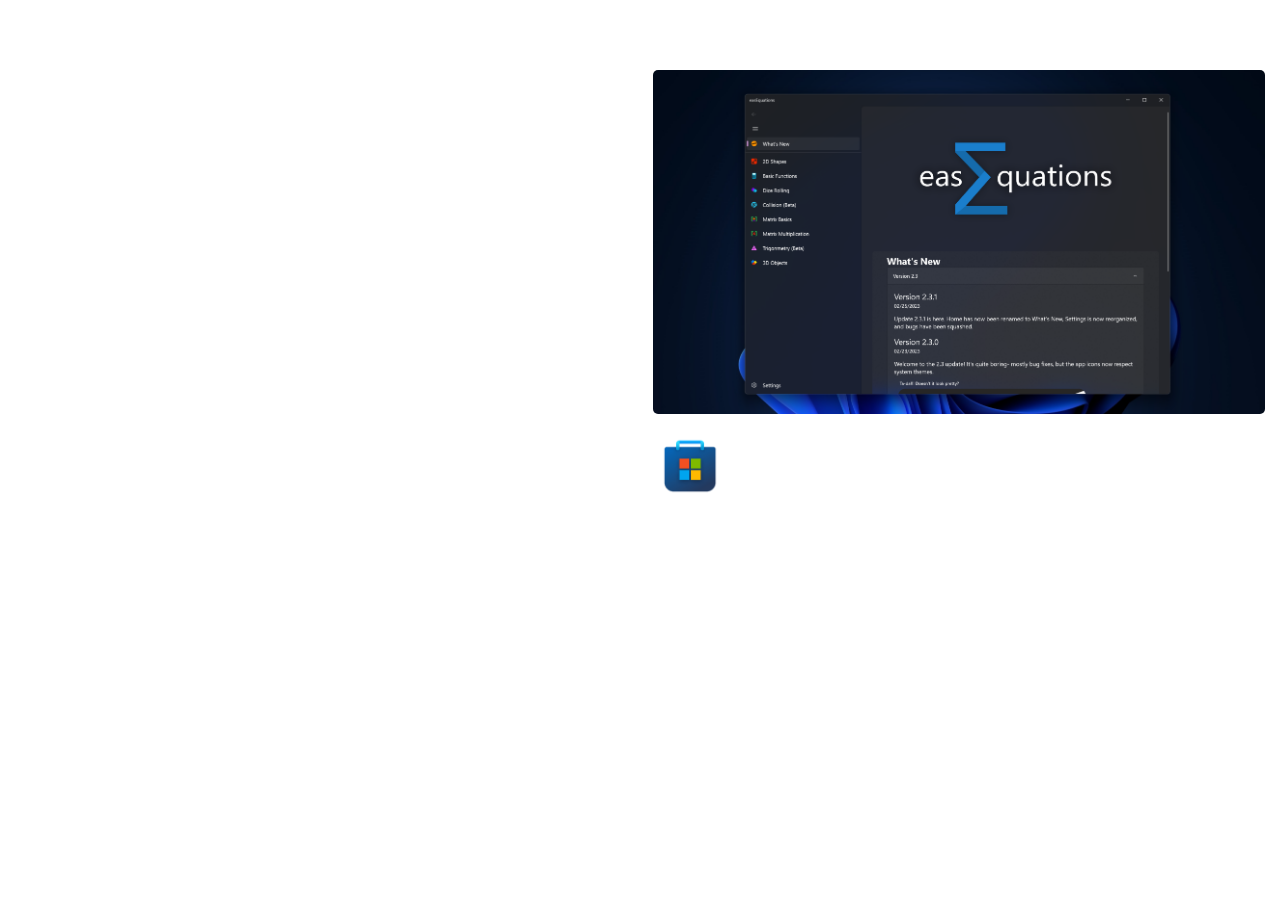
<file: projects/project-cards/easequations.html>
<!DOCTYPE html>
<html lang="en">
<head>
    <meta charset="UTF-8">
    <meta name="viewport" content="width=device-width, initial-scale=1.0">
    <link type="text/css" rel="stylesheet" href="styles/style.css" >
    <title>easEquations</title>
</head>
<body>
    <div class="content">
        <div class="text-left">
            <h2>easEquations</h2>
            <p>A project that I began in high school after a teacher said that if 
                we coded our own app, we could use it on the math final. Over time
                it evolved into a bit of a sandbox of where I played around with UI 
                via XAML, classes in C#, and other features that seemed fun to try.
                For a while, I have considered this my 'flagship' app.
            </p>
        </div>

        <div class="content-right">
            <img class="project-screenshot" src="../images/easEquations/ss1_2.3.1.png" alt="screenshot of the Windows easEquations app" >
        
            <div class="out-links">
                <a href="https://apps.microsoft.com/store/detail/easequations-math-made-easy/9PL68PBZLGR5?hl=en-us&gl=us" target="_blank">
                    <img src="../images/Microsoft_Store_icon.png" alt="Microsoft Store logo">
                </a>
            </div>
        </div>

    </div>
</body>
</html>
</file>
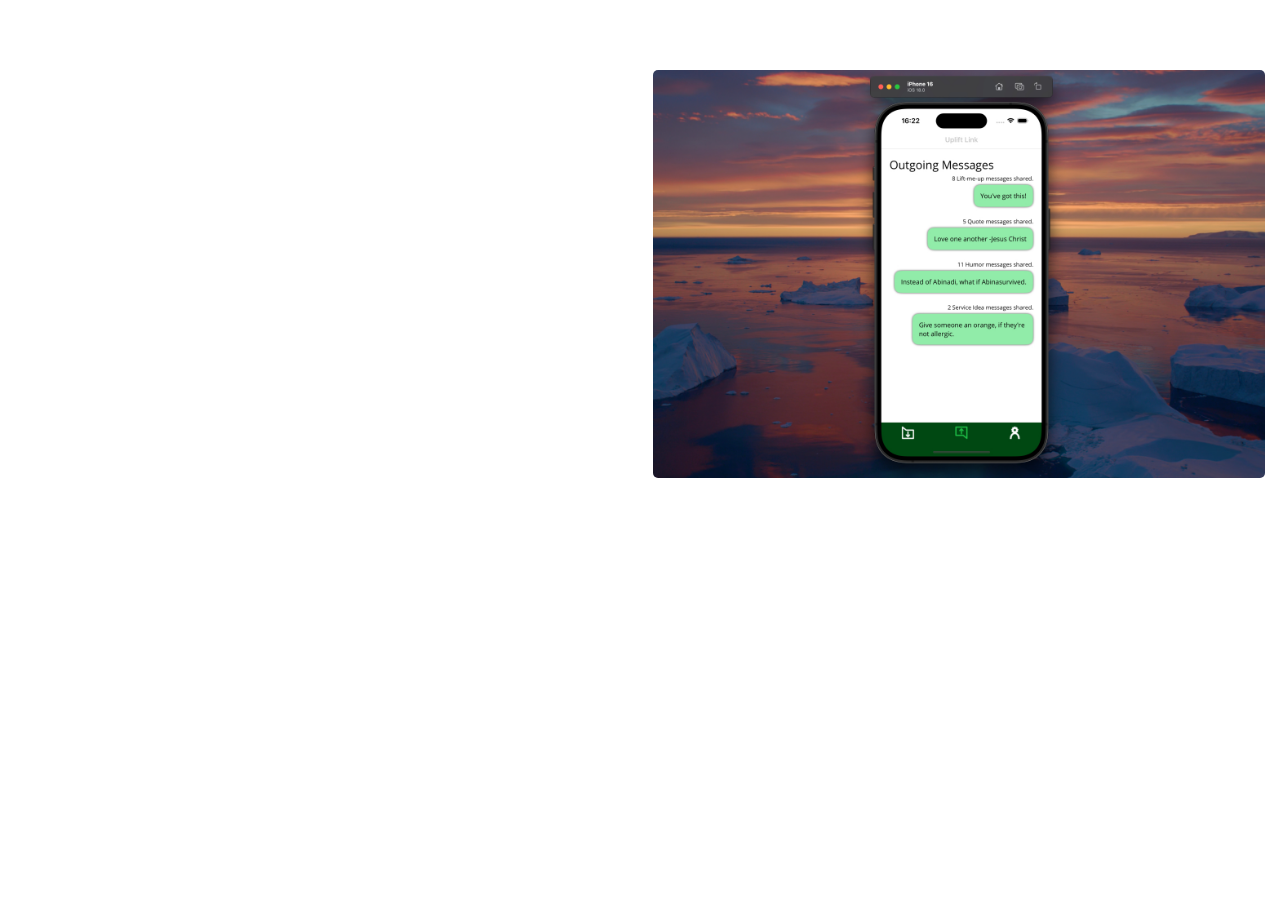
<file: projects/project-cards/project1.html>
<!DOCTYPE html>
<html lang="en">
<head>
    <meta charset="UTF-8">
    <meta name="viewport" content="width=device-width, initial-scale=1.0">
    <link type="text/css" rel="stylesheet" href="styles/style.css" >
    <title>Programming with Classes</title>
</head>
<body>
    <div class="content">
        <div class="text-left">
            <h2>Uplift Link</h2>
            <p>BYU-I 2024 Hackathon project. Built in .NET MAUI.
            </p>
        </div>

        <div class="content-right">
            <img class="project-screenshot" src="../images/upliftLink/screenshot_UL.jpg" alt="screenshot of Uplift Link running on an iOS emulator" >
        
            <div class="out-links">
                <a href="https://github.com/EJ6612/UpliftLink" target="_blank">
                    <img src="../images/github-mark-white.png" alt="GitHub logo">
                </a>
            </div>
        </div>

    </div>
</body>
</html>
</file>
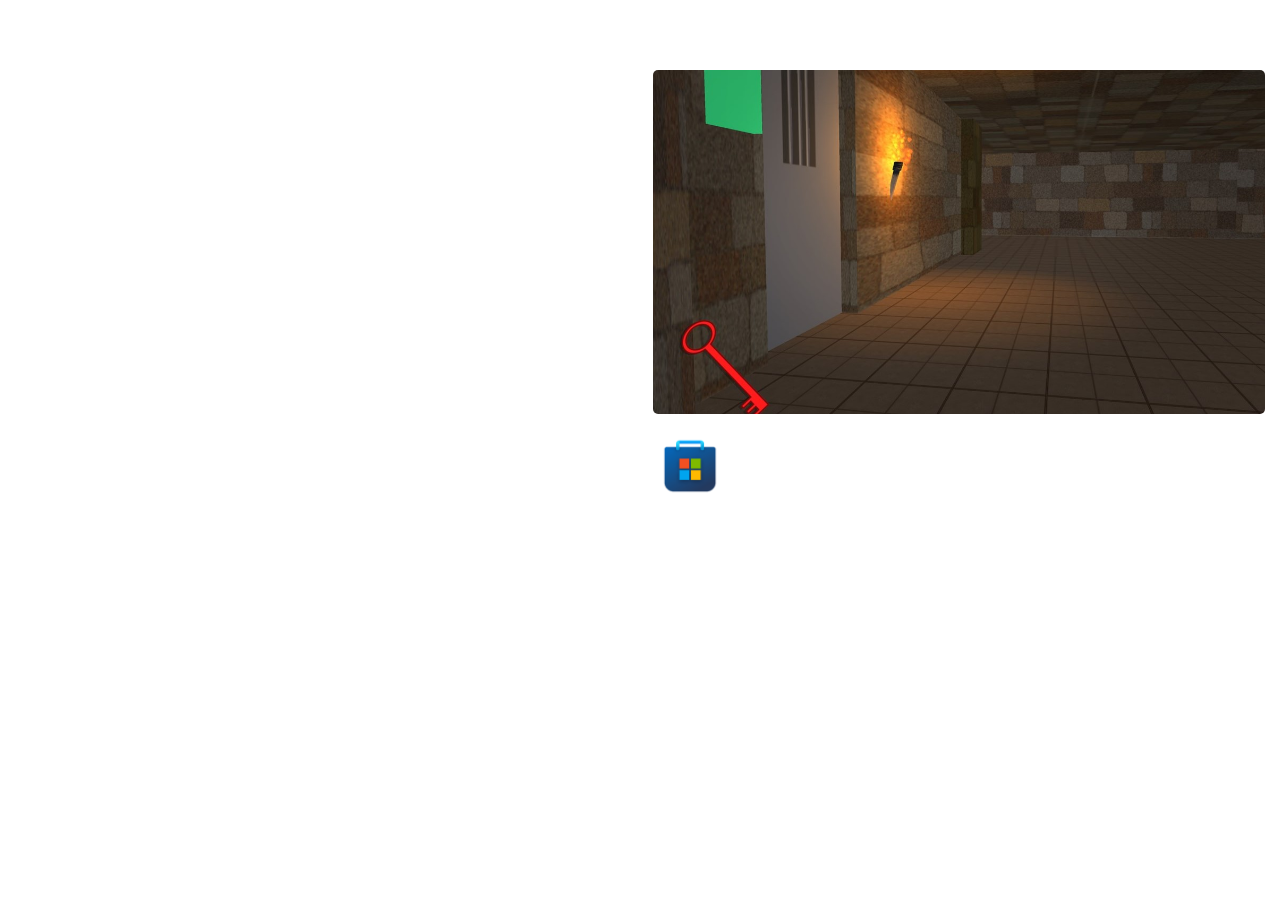
<file: projects/project-cards/project3.html>
<!DOCTYPE html>
<html lang="en">
<head>
    <meta charset="UTF-8">
    <meta name="viewport" content="width=device-width, initial-scale=1.0">
    <link type="text/css" rel="stylesheet" href="styles/style.css" >
    <title>Silent Inquisition</title>
</head>
<body>
    <div class="content">
        <div class="text-left">
            <h2>Silent Inquisition</h2>
            <p>First published game. Worked with a small team in high school as a final project during my time at Sno-Isle Tech. Built for Windows 8.1,
                coded with the Unity Engine in C#.
            </p>
        </div>

        <div class="content-right">
            <img class="project-screenshot" src="../images/silentinq/screenshot.jpeg" alt="screenshot of the Windows easEquations app" >
        
            <div class="out-links">
                <a href="https://apps.microsoft.com/store/detail/silent-inquisition/9P9GT070GNZX?hl=en-us&gl=us" target="_blank">
                    <img src="../images/Microsoft_Store_icon.png" alt="Microsoft Store logo">
                </a>
                <a href="https://github.com/EJ6612/silentinquisition" target="blank">
                    <img src="../images/github-mark-white.png" alt="git logo">
                </a>
            </div>
        </div>

    </div>
</body>
</html>
</file>
<file: styles/style.css>
:root {
    /* change the values below to your colors from your palette */
    --primary-color: #1B7ECC;
    --secondary-color: #C74444;
    --accent1-color: #803985;
    --accent2-color: #1e1e1e;
}  

/* General Page */
body {
    background-color: rgb(235, 235, 235);
    margin: 0;
    padding: 0;
    margin-top: -0.55em;
}

html {
    margin: 0;
}

.main-content {
    max-width: 1400px;
    margin: 0 auto;
    margin-top: 50px;
    display: grid;    /*  | 1 | 2   3 | 4   5 | 6   7 | 8   9 | 10 11 | 12 */
    grid-template-columns: 1fr 1fr 1fr 1fr 1fr 1fr 1fr 1fr 1fr 1fr 1fr 1fr;
}

h1, h2, h3, h4 {
    font-family: 'Segoe UI', Tahoma, Geneva, Verdana, sans-serif;
}

p {
    font-family: Arial, Helvetica, sans-serif;
}

#openModalBtn
{
    grid-column: 5/9;
    border-color: transparent;
    background-color: rgb(141, 15, 15);
    color: white;
    text-decoration: none;
    border-radius: 0.33em;
    font-family: 'Segoe UI', Arial, Tahoma, Geneva, Verdana, sans-serif;
    font-weight: 610;
    height: 100%;
    padding: 1em 2.5em;
    font-size: larger;
    margin-bottom: 30px;
    margin-top: 30px;
    cursor: pointer;
}

/* Welcome Card */
.welcome-card {
    grid-column: 2/12;
    margin-top: 2.5em;
    margin-left: 1.25em;
    margin-right: 1.25em;
}

.welcome-card-content {
    display: flex;
}

.welcome-card-photo {
    border: 1em solid var(--accent1-color);
    width: 16em;
    height: 16em;
    object-fit: cover;
    border-radius: 0.33em;
    align-self: center;
}

.welcome-card-text {
    margin-left: 2em;
    background-color: var(--primary-color);
    padding: 0.75em 2em;
    border-radius: 0.33em;
    color: white;
    width: 100%;
}

.welcome-card-text h2 {
    font-size: 30px;
    margin-top: 2px;
}

/* Introductions */
.introduction-cards {
    grid-column: 3/10;
    display: grid;
    margin-top: 2em;    
    grid-template-columns: 20px 2fr 100px 2fr 20px;
}

.intro-card-text {
    padding: 0.25em 1.5em;
    border-radius: 0.33em;
    margin: 1em 0px;
    color: white;
    width: 100%;
    box-shadow: 0px 0px 12px rgb(30, 30, 30, 0.5);
}

.intro-card-text p {
    margin-top: -12px;
}

.intro-card-text:hover {
    transform: scale(1.015);
    box-shadow: 0px 1px 10px rgb(20, 20, 20);
}

#creative {
    grid-column: 2;
    background-color: var(--accent2-color);
}

#fun {
    grid-column: 4;
    background-color: var(--accent1-color);
}

#personal {
    grid-column: 2;
    background-color: var(--primary-color);
}

#sociable {
    grid-column: 4;
    background-color: var(--secondary-color);
}

/* Projects Card (Homepage) */
.projects-card {
    grid-column: 2/12;
    margin-top: 2em;
    background-color: var(--accent2-color);
    color: white;
    padding: 0.25em 1.5em;
    border-radius: 0.33em;   
    margin: 1em auto;
}

.projects-card section {
    display: flex;
    align-content: center;
    align-items: center;
}

#projectsFrame {
    border: none;
    background-color: transparent;
    border-radius: 0.33em;
    height: 450px;
    width: 100%;
}

.project-button {
    color: white;
    background-color: transparent;
    border-color: transparent;
    border-radius: 0.33em;
    text-align: center;
    margin: 1em 1em;
    cursor: pointer;
}

.gtp {
    display: flex;
    justify-content: center;
    margin: 1.25em 0px;
}

.go-to-projects {
    border-color: transparent;
    background-color: var(--primary-color);
    color: white;
    text-decoration: none;
    border-radius: 0.33em;
    font-family: 'Segoe UI', Arial, Tahoma, Geneva, Verdana, sans-serif;
    font-weight: 610;
    padding: 1em 2.5em;
}

.go-to-projects:hover {
    background-color: var(--accent1-color);
}

/* Contact Me */

.cm-butt-box {
    grid-column: 6/8;
    margin-top: 100px;
}

.contact-me-home {
    border-color: transparent;
    background-color: var(--accent1-color);
    color: white;
    text-decoration: none;
    border-radius: 0.33em;
    font-family: 'Segoe UI', Arial, Tahoma, Geneva, Verdana, sans-serif;
    font-weight: 610;
    padding: 2em;
    font-size: 3em;
    display: flex;
    justify-content: center;  
}

.contact-me-home:hover {
    background-color: var(--primary-color);
    transform: scale(1.025);
    box-shadow: 0px 0px 12px rgba(22, 22, 22);
}
</file>
<file: styles/pop-up_style.css>
/* Styles for the modal container */
#modalContainer {
    display: none;
    position: fixed;
    top: 0;
    left: 0;
    width: 100%;
    height: 100%;
    background-color: rgba(0, 0, 0, 0.5);
    z-index: 3;
}

/* Styles for the modal content */
#modalContent {
    background-color: #1e1e1e;
    color: white;
    max-width: 70%;
    height: 90%;
    margin: 20px auto;
    padding: 20px;
    border-radius: 0.33em;
    box-shadow: 0 0 10px rgba(0, 0, 0, 0.3);
}

/* Style for the close button (X) */
.closeBtn {
    float: right;
    font-size: 36px;
    cursor: pointer;
}

#pdf-view {
    width: 100%;
    height: 80%;
    border-radius: 0.33em;
}

@media screen and (max-width: 900px) {
    #modalContent {
        max-width: 80%;
        height: 90%;
        margin: 20px auto;
        padding: 20px;
        border-radius: 0.33em;
        box-shadow: 0 0 10px rgba(0, 0, 0, 0.3);
    }

    #pdf-view {
        width: 100%;
        height: 75%;
    }
}
</file>
<file: styles/small_screens_style.css>
/* Mobile Design */
@media screen and (max-width: 900px) {

    /* Footer */

    footer {
        margin-top: 0px;
        flex-direction: column;
    }

    footer a {
        padding: 5px;
    }

    /* Navigation Bar */

    header {
        margin: 0.5em 0.5em;
        grid-template-columns: auto;
    }

    .navbar-icon {
        display: inline;
        width: 2em;
    }

    .navbar-text {
        display: none;
    }

    .home-link {
        display: none;
        visibility: hidden; 
    }

    .topnav {
        margin-left: -2em;
    }

    .topnav a:hover {
        background-color: white;
        color: white;
    }

    /*Welcome Card*/

    .welcome-card-content {
        flex-direction: column;
        align-items: center;
    }

    .welcome-card-photo {
        border: 1em solid #8F3985;
        width: 16em;
        height: 16em;
        object-fit: cover;
        border-radius: 0.25em;
    }

    .welcome-card-text {
        background-color: transparent;
        margin-left: 0;
        padding: 0;
        border-radius: 0;
        margin: 0 2.5em;
        color: black;
    }

    .welcome-card-text h2 {
        font-size: 30px;
        margin-top: 10px;
        text-align: center;
        margin-bottom: 20px;
    }

    .welcome-card-text p {
        text-align: center;
        margin: 0px 1em;
        margin-bottom: 20px;
    }

    /* Intro Cards */
    .introduction-cards {
        grid-column: 3/10;
        display: grid;
        margin-top: 0.25em;    
        grid-template-columns: 1fr;
    }

    .intro-card-text {
        padding: 0.25em 1.5em;
        border-radius: 0.33em;
        margin: 1em 0px;
        color: white;
        width: 100%;
    }

    #creative {
        grid-column: 1;
    }

    #fun {
        grid-column: 1;
    }

    #personal {
        grid-column: 1;
    }

    #sociable {
        grid-column: 1;
    }

    /* Projects Card */
    .projects-card section {
        visibility: hidden;
        display: none;
    }

    .cm-butt-box {
        text-align: center;
        grid-column: 3/11;
        margin-top: 60px;
    }

    .contact-me-home {
        font-size: 1.75em;
        padding: 1.25em;
    }
}

/* Tablet Design */
@media screen and (min-width: 900px) {

    header {
        margin: 0.5em 3.25em;
    }

    .navbar-icon {
        display: none;
    }

    .topnav a:hover {
        background-color: #1B7ECC;
        color: white;
    }

    .cm-butt-box {
        text-align: center;
        margin-top: 100px;
    }

    .contact-me-home {
        font-size: 1.25em;
        padding: 1.65em 2.5em;
    }
}

/* Tablet Design */
@media screen and (max-width: 1100px) {

    #projectsFrame {
        width: 100%;
    }
}
</file>
<file: styles/nav_footer_styles.css>
/* NavBar */
header {
    background-color: #1e1e1e;
    font-family: 'Segoe UI', Tahoma, Geneva, Verdana, sans-serif;
    display: grid;
    grid-template-columns: 150px auto;
    border-radius: 15px;
    padding-right: 16px;
    box-shadow: 0px 2px 12px rgb(20, 20, 20);
    z-index: 2;
}

#navbar-current {
    color: white;
}

.topnav {
    background-color: #1e1e1e00;
}

.topnav a {
    float: left;
    display: block;
    color: #1B7ECC;
    text-align: center;
    padding: 20px 20px;
    text-decoration: none;
    font-size: 18px;
    font-weight: 600
}
  
.topnav a.active {
    background-color: #1B7ECC;
    color: white;
}

.logo {
    width: 80px;
}

#logo_link {
    padding-top: 5px;
    justify-self: center;
    align-self: center;
}

/* The sticky class is added to the navbar with JS when it reaches its scroll position */
.sticky {
    position: sticky;
    position: -webkit-sticky;
    top: 0.5em;
}

/* Footer */
footer {
    background-color: #C74444;
    color: white;
    padding: 25px 50px;
    margin-top: 100px;
    display: flex;
    justify-content: space-around;
    align-items: center;
}

footer a {
    color: #1E1E1E;
    text-decoration: none;
    padding: 15px; 
}

footer p {
    font-size: 1.2em;
}

footer p a:hover {
    text-decoration: underline;
}

footer .social img {
    padding-top: 15px;
    border-radius: 5px;
    height: 50px;
}

.footer-logo {
    height: 70px;
}

.footer-site {
    text-align: center;
    color: #1E1E1E;
}
</file>
<file: projects/styles/proj-small_screens.css>
/* Mobile Design */
@media screen and (max-width: 900px) {

    .main-content {
        margin-top: 0px;
    }

    /* Footer */

    footer {
        margin-top: 0px;
        flex-direction: column;
    }

    footer a {
        padding: 5px;
    }

    /* Navigation Bar */

    header {
        margin: 0.5em 0.5em;
        grid-template-columns: auto;
    }

    .navbar-icon {
        display: inline;
        width: 2em;
    }

    .navbar-text {
        display: none;
    }

    .home-link {
        display: none;
        visibility: hidden; 
    }

    .topnav {
        margin-left: -2em;
    }

    .topnav a:hover {
        background-color: white;
        color: white;
    }

    /* This Page */
        
    .project-card-individual:hover {
        transform: scale(1.005);
        box-shadow: 0px 0px 15px rgb(22, 22, 22);
    }

    .card-content {
        display: grid;
        grid-template-columns: 1fr;
        grid-template-rows: 1fr 5px 1fr;
    }

    .card-content .text-left {
        grid-column: 1;
        grid-row: 1;
        align-self: baseline;
    }

    .card-content .content-right {
        grid-column: 1;
        grid-row: 3;
        margin-top: 0px;
    }

    .project-links {
        margin-top: 20px;
        display: flex;
        justify-content: center;
    }

    .project-links a img {
        height: 50px;
        object-fit: cover;
        margin: 0 15px;
    }

    /* CSE 210 Card Specifics */    
    #cse210-title h1 {
        margin-top: 6px;
        font-size: larger;
    } 

    #cse210-title h2 {
        margin-top: -12px;
    }

    /* S.I. Title Specific */
    #si-title {
        margin-top: 6px;
    }

    /* eEq Title Specific */
    #eEq-title {
        font-size: 26px;
    }

}

/* Tablet Design */
@media screen and (min-width: 900px) {

    .main-content {
        margin-top: 30px;
    }

    header {
        margin: 0.5em 3.25em;
    }

    .navbar-icon {
        display: none;
    }

    .topnav a:hover {
        background-color: #1B7ECC;
        color: white;
    }

    /* This Page */

    .card-content {
        display: grid;
        grid-template-columns: 1fr 20px 1fr;
    }

    .project-card-individual:hover {
        transform: scale(1.02);
        box-shadow: 0px 0px 15px rgb(22, 22, 22);
    }

    .project-links {
        margin-top: 40px;
        display: flex;
        justify-content: center;
    }

    .project-links a img {
        height: 60px;
        object-fit: cover;
        margin: 0 20px;
    }

    /* CSE 210 Card Specifics */
    #cse210-title h1 {
        margin-top: 6px;
    } 

    #cse210-title h2 {
        margin-top: -20px;
    }

}
</file>
<file: projects/styles/proj-style.css>
:root {
    /* change the values below to your colors from your palette */
    --primary-color: #1B7ECC;
    --secondary-color: #C74444;
    --accent1-color: #803985;
    --accent2-color: #1e1e1e;
}  

.project-card-individual {
    grid-column: 2/12;
    background-color: var(--accent2-color);
    margin: 1.25em 0px;
    border-radius: 0.33em;
    padding: 2em;
    color: white;
}

#navbar-current {
    color: white;
}

.text-left {
    grid-column: 1;
    align-self: center;
}

.text-left p {
    margin: 20px 10px;
    text-indent: 40px;
}

.title {
    display: grid;
    grid-template-columns: 100px 20px 1fr;
}

.title img {
    width: 100px;
}

.title h1 {
    grid-column: 3;
    align-self: center;
}

.title img {
    border-radius: 0.33em;
}

.content-right {
    grid-column: 3;
    margin-top: 35px;
    align-self: center;
}

.project-screenshot {
    width: 100%;
    border-radius: 0.5em;
    box-shadow: 0px 0px 15px rgb(22, 22, 22);
}

.projects-title {
    grid-column: 5/9;
    font-size: 28px;
}

.projects-title h1 {
    display: flex;
    justify-content: center;
}

/* CSE 210 Card Specifics */
#cse210-title {
    grid-column: 3;
}
</file>
<file: siteplan/styles/site-plan.css>
/* if you are using any Google fonts change the font names below to your fonts. 
Any spaces in your font name should be replaced with a +. 
Fonts are separated by a | 
@import url('https://fonts.googleapis.com/css?family=IM+Fell+French+Canon+SC|Lato');*/

:root {
  /* change the values below to your colors from your palette */
  --primary-color: #1B7ECC;
  --secondary-color: #C74444;
  --accent1-color: #803985;
  --accent2-color: #1e1e1e;

  /* change the values below to your chosen font(s) */
  --heading-font: 'Segoe UI', Tahoma, Geneva, Verdana, sans-serif;
  --paragraph-font: Arial, 'Calibri', Lato, Helvetica, sans-serif; /*'Segoe UI', */

  /* these colors below should be chosen from among your palette colors above */
  --headline-color-on-white: #176BAC;  /* headlines on a white background */ 
  --headline-color-on-color: white; /* headlines on a colored background */ 
  --paragraph-color-on-white: #1e1e1e; /* paragraph text on a white background */ 
  --paragraph-color-on-color: white; /* paragraph text on a colored background */ 
  --paragraph-background-color: #176BAC  ;
  --nav-link-color: white;
  --nav-background-color: #176BAC;
  --nav-hover-link-color: white;
  --nav-hover-background-color: #1e1e1e;
}


/*  Look around below...but DON'T CHANGE ANYTHING! */

body {
  max-width: 1200px;
  margin: 0 auto;
  padding: 4em;
  font-size: 18px;
  text-align: center;
}
img {
  display: block;
  margin: 0 auto;
}
h1, h2, h3, h4, h5, h6 {
  font-family: var(--heading-font);
  color: var(--headline-color-on-white);
}
h2 {
  text-align: center;
}
hr {
  height: 3px;
  margin: 35px 0;
  background: var(--accent1-color);
}
header {
  padding: 1em;
  text-align: center;
  color: var(--headline-color-on-color);
  background-color: var(--paragraph-background-color);
}
header > h1, header > h2 {
  color: var(--headline-color-on-color);
}

p {
  font-family: var(--paragraph-font);
  color: var(--paragraph-color-on-white);
  padding: 1em;
}

table {
  width: 100%;
}

th {
  min-width: 120px;
}

table, th, td {
  border: 1px solid;
  border-collapse: collapse;  
}

.colors {
  width: 100%;
  min-width: 350px;
  margin: 30px auto;
  text-align: center;
  font-family: var(--paragraph-font);
}
.colors th {
  background-color: #999;
}
.colors td{
  width: 25%;
  height: 3em;
}

.primary {
  background-color: var(--primary-color);
  color: white;
}
.secondary {
  background-color: var(--secondary-color);
  color: white;
}
.accent1 {
  background-color: var(--accent1-color);
  color: white;
}
.accent2{
  background-color: var(--accent2-color);
  color: white;
}

p.colored {
  background-color: var(--paragraph-background-color);
  color: var(--paragraph-color-on-color);
}

nav {
  background-color: var(--nav-background-color);
  line-height: 3em;
  text-align: center;
  font-size: 1.2em;
}
nav  {
  list-style-type: none;
  display: flex;

}
nav a {
  padding:1em;
  min-width: 120px;
  text-decoration: none;
  padding: 10px;

}
nav a:link, nav a:visited {
  color: var(--nav-link-color);
}
nav a:hover {
  color: var(--nav-hover-link-color);
  background-color: var(--nav-hover-background-color);
}

.sitemap {
  display: grid;
  justify-content: center;

  grid-template-columns: repeat(6, 15%);
  grid-template-rows: 3em 1.5em 1.5em 3em;
  grid-template-areas: ". . home home . ."
    ". . . top . ."
    ". left left right right ."
    "page2 page2 . . page3 page3";
}
.sitemap > div {

  text-align: center;

}
.sm-home {
  grid-area: home;
  background-color: #ccc;
  line-height: 3em;
}
.sm-page2 {
  grid-area: page2;
  background-color: #ccc;
  line-height: 3em;
}
.sm-page3 {
  grid-area: page3;
  background-color: #ccc;
  line-height: 3em;
}

.top {
  grid-area: top;
  border-left: 1px solid;
}

.left {
  grid-area: left;
  border-top: 1px solid;
  border-left: 1px solid;
}

.right {
  grid-area: right;
  border-top: 1px solid;
  border-right: 1px solid;
}
</file>
<file: projects/project-cards/styles/style.css>
h1, h2, h3, h4 {
    font-family: 'Segoe UI', Tahoma, Geneva, Verdana, sans-serif;
    color:white;
}

h1 {
    font-size: 36px;
}

p {
    font-family: Arial, Helvetica, sans-serif;
    color: white;
}

.content {
    display: grid;
    grid-template-columns: 10px 1fr 20px 1fr 10px;
    margin-top: 2em;
    margin-bottom: 2em;
}

.project-screenshot {
    width: 100%;
    border-radius: 0.5em;
    border: 0.2em solid white;
}

.out-links img {
    width: 60px;
    margin-top: 15px;
}

.out-links a {
    margin: 0 10px;
    text-decoration: none;
}

.text-left {
    grid-column: 2;
}

.text-left p {
    max-height: 200px;
}

.content-right {
    grid-column: 4;
    margin-top: 35px;
}

/* Small */
@media screen and (max-width: 675px) {

    .content {
        grid-template-columns: 10px 1fr 10px;
    }

    .text-left {
        grid-column: 2;
        margin-top: -50px;
    }
    
    .content-right {
        grid-column: 2;
        margin-top: 5px;
    }

    .text-left p, .out-links {
        display: none;
    }

    .project-screenshot {
        width: 95%;
    }

    .out-links img {
        width: 40px;
        margin-top: 10px;
    }

    .out-links a {
        margin: 0 5px;
    }
}
</file>
